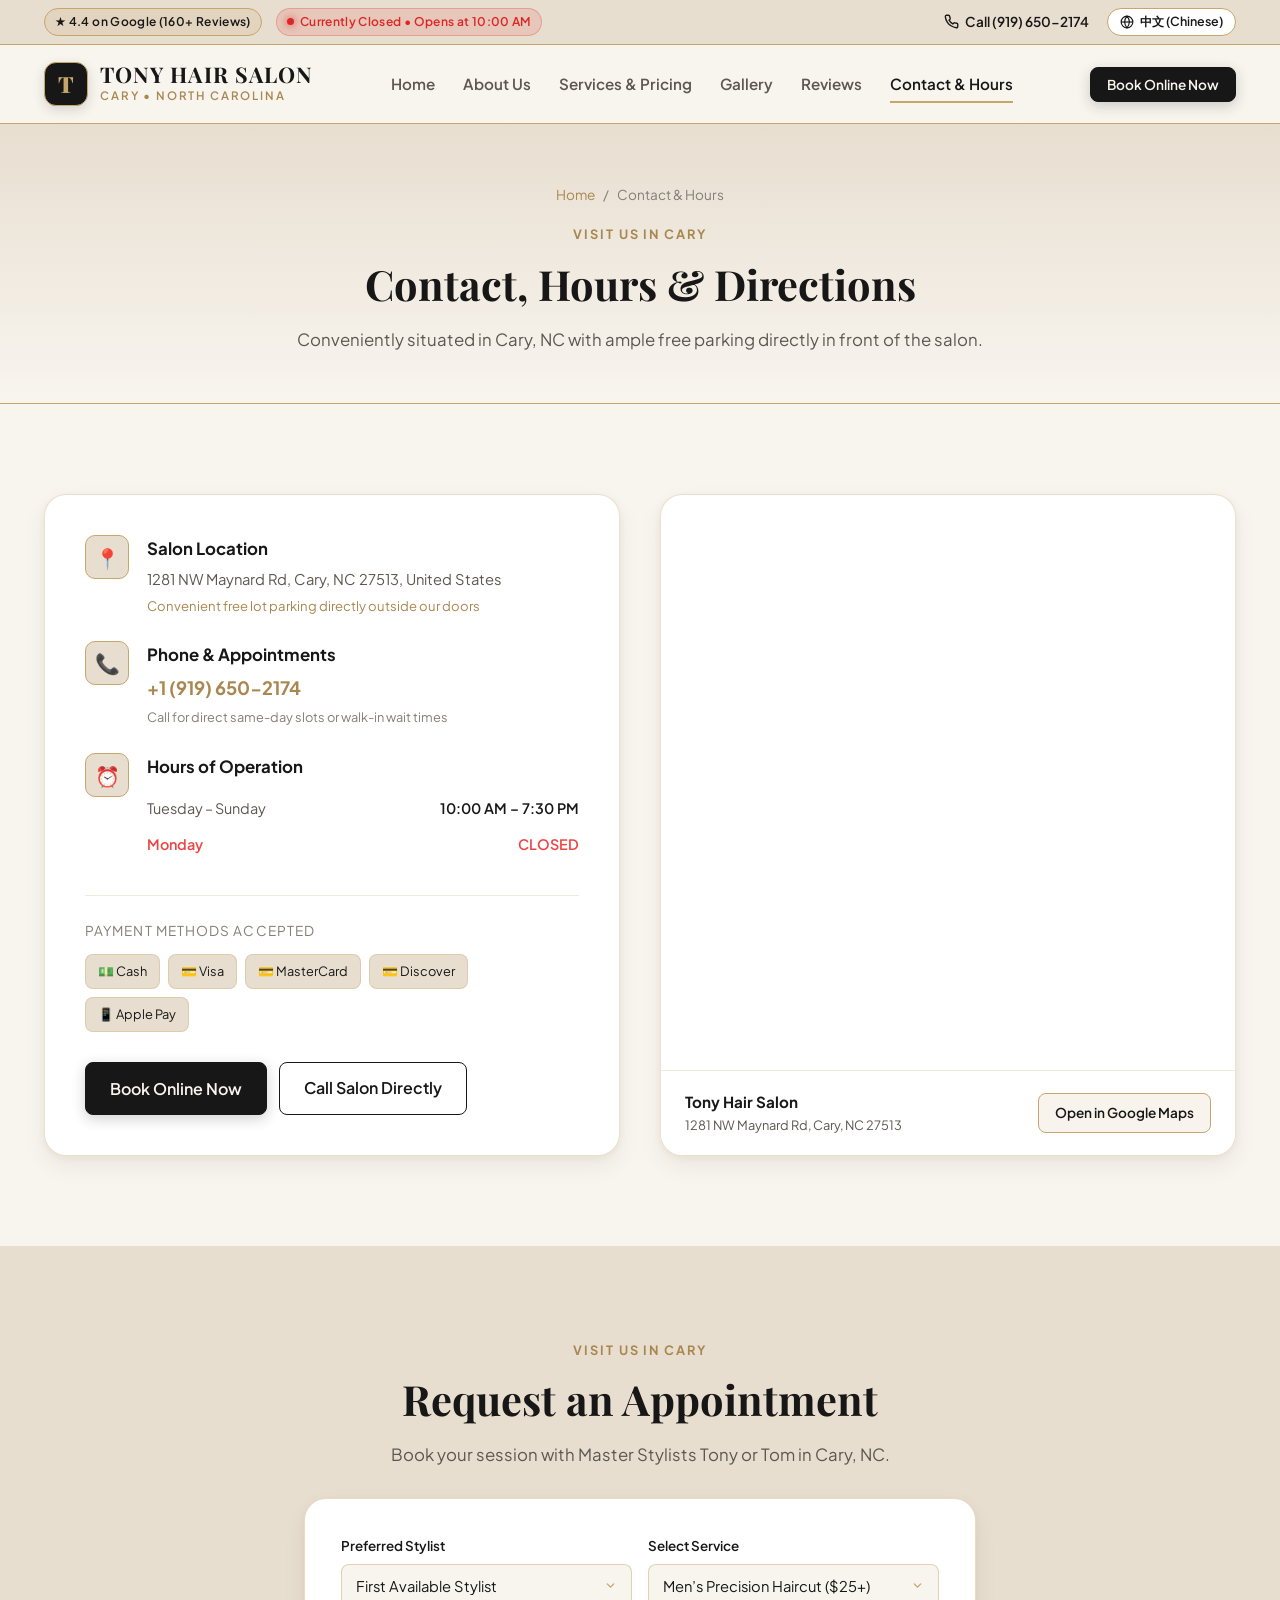
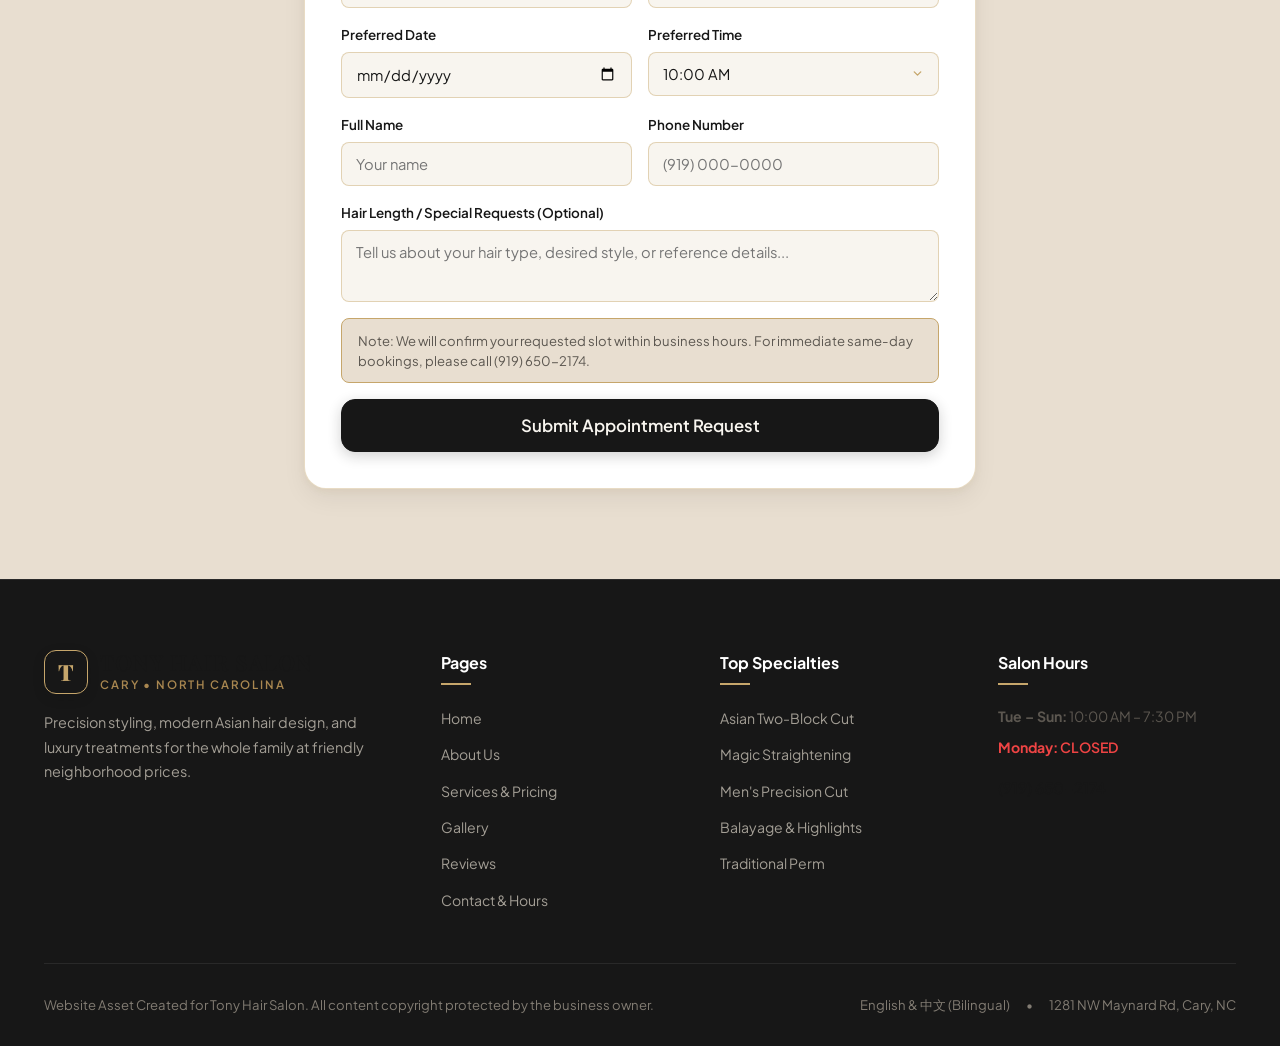
<file: contact.html>
<!DOCTYPE html>
<html lang="en">
<head>
  <meta charset="UTF-8">
  <meta name="viewport" content="width=device-width, initial-scale=1.0, maximum-scale=5.0">
  <title>Contact, Hours & Directions | Tony Hair Salon | Cary, NC | 联系我们</title>
  <meta name="description" content="Visit Tony Hair Salon at 1281 NW Maynard Rd, Cary, NC. Open Tuesday-Sunday 10am-7:30pm. Interactive map, phone (919) 650-2174, directions and booking.">
  <link rel="icon" href="data:image/svg+xml,<svg xmlns='http://www.w3.org/2000/svg' viewBox='0 0 100 100'><rect width='100' height='100' rx='22' fill='%23121316'/><text x='50%' y='64%' font-family='Georgia, serif' font-size='56' font-weight='bold' fill='%23c5a059' text-anchor='middle'>T</text></svg>">
  <link rel="preconnect" href="https://fonts.googleapis.com">
  <link rel="preconnect" href="https://fonts.gstatic.com" crossorigin>
  <link href="https://fonts.googleapis.com/css2?family=Playfair+Display:ital,wght@0,600;0,700;0,800;1,600&family=Plus+Jakarta+Sans:wght@400;500;600;700;800&display=swap" rel="stylesheet">
  <link rel="stylesheet" href="styles.css">
</head>
<body>

  <!-- Top Announcement Bar -->
  <aside class="announcement-bar" aria-label="Business Announcements and Live Status">
    <div class="container announcement-content">
      <div class="announcement-left">
        <a href="reviews" class="badge-pill badge-gold" data-i18n="top_badge">★ 4.4 on Google (160+ Reviews)</a>
        <span id="liveHoursBadge" class="badge-pill badge-open">
          <span class="status-dot"></span> <span data-i18n="status_open">Open Today until 7:30 PM</span>
        </span>
      </div>
      <div class="announcement-right">
        <a href="tel:9196502174" class="phone-quicklink">
          <svg width="15" height="15" viewBox="0 0 24 24" fill="none" stroke="currentColor" stroke-width="2.2"><path d="M22 16.92v3a2 2 0 0 1-2.18 2 19.79 19.79 0 0 1-8.63-3.07 19.5 19.5 0 0 1-6-6 19.79 19.79 0 0 1-3.07-8.67A2 2 0 0 1 4.11 2h3a2 2 0 0 1 2 1.72 12.84 12.84 0 0 0 .7 2.81 2 2 0 0 1-.45 2.11L8.09 9.91a16 16 0 0 0 6 6l1.27-1.27a2 2 0 0 1 2.11-.45 12.84 12.84 0 0 0 2.81.7A2 2 0 0 1 22 16.92z"></path></svg>
          <span data-i18n="call_us">Call (919) 650-2174</span>
        </a>
        <button id="langToggleBtn" class="lang-switch" aria-label="Switch Language Between English and Chinese">
          <svg width="14" height="14" viewBox="0 0 24 24" fill="none" stroke="currentColor" stroke-width="2"><circle cx="12" cy="12" r="10"></circle><line x1="2" y1="12" x2="22" y2="12"></line><path d="M12 2a15.3 15.3 0 0 1 4 10 15.3 15.3 0 0 1-4 10 15.3 15.3 0 0 1-4-10 15.3 15.3 0 0 1 4-10z"></path></svg>
          <span data-i18n="lang_btn">中文 (Chinese)</span>
        </button>
      </div>
    </div>
  </aside>

  <!-- Site Header -->
  <header class="site-header">
    <div class="container header-inner">
      <a href="/" class="logo" aria-label="Tony Hair Salon Homepage">
        <div class="logo-symbol">T</div>
        <div class="logo-text">
          <span class="logo-title">Tony Hair Salon</span>
          <span>Cary • North Carolina</span>
        </div>
      </a>

      <nav id="mainNav" class="main-nav" aria-label="Main Navigation">
        <a href="/" class="nav-link" data-i18n="nav_home">Home</a>
        <a href="about" class="nav-link" data-i18n="nav_about">About Us</a>
        <a href="services" class="nav-link" data-i18n="nav_services">Services & Pricing</a>
        <a href="gallery" class="nav-link" data-i18n="nav_gallery">Gallery</a>
        <a href="reviews" class="nav-link" data-i18n="nav_reviews">Reviews</a>
        <a href="contact" class="nav-link current" data-i18n="nav_contact">Contact & Hours</a>
      </nav>

      <div class="header-actions">
        <button class="btn btn-primary btn-sm" onclick="openBookingModal()" data-i18n="btn_book_online">
          Book Online Now
        </button>
        <button id="mobileToggleBtn" class="mobile-toggle" aria-label="Toggle Mobile Menu">
          <svg width="24" height="24" viewBox="0 0 24 24" fill="none" stroke="currentColor" stroke-width="2"><line x1="3" y1="12" x2="21" y2="12"></line><line x1="3" y1="6" x2="21" y2="6"></line><line x1="3" y1="18" x2="21" y2="18"></line></svg>
        </button>
      </div>
    </div>
  </header>

  <!-- Page Hero Header -->
  <section class="page-hero">
    <div class="container">
      <div class="breadcrumbs">
        <a href="/" data-i18n="nav_home">Home</a>
        <span>/</span>
        <span data-i18n="nav_contact">Contact & Hours</span>
      </div>
      <span class="section-tag" data-i18n="contact_tag">Visit Us in Cary</span>
      <h1 class="section-title" data-i18n="contact_title">Contact, Hours & Directions</h1>
      <p class="section-desc" style="max-width: 720px; margin: 0 auto;" data-i18n="contact_desc">
        Conveniently situated in Cary, NC with ample free parking directly in front of the salon.
      </p>
    </div>
  </section>

  <!-- Main Contact & Directions Section -->
  <section class="section">
    <div class="container">
      <div class="contact-grid">
        <!-- Contact Details Card -->
        <div class="contact-card">
          <div>
            <div class="contact-info-list">
              <!-- Location -->
              <div class="contact-info-item">
                <div class="contact-info-icon">📍</div>
                <div class="contact-info-details">
                  <h4 data-i18n="loc_address_title">Salon Location</h4>
                  <p data-i18n="loc_address_val">1281 NW Maynard Rd, Cary, NC 27513, United States</p>
                  <p style="font-size: 0.82rem; color: var(--accent-gold-light); margin-top: 4px;">Convenient free lot parking directly outside our doors</p>
                </div>
              </div>

              <!-- Phone -->
              <div class="contact-info-item">
                <div class="contact-info-icon">📞</div>
                <div class="contact-info-details">
                  <h4 data-i18n="loc_phone_title">Phone & Appointments</h4>
                  <p><a href="tel:9196502174" style="color: var(--accent-gold-light); font-weight: 700; font-size: 1.15rem;">+1 (919) 650-2174</a></p>
                  <span style="font-size: 0.8rem; color: var(--text-muted);">Call for direct same-day slots or walk-in wait times</span>
                </div>
              </div>

              <!-- Hours of Operation -->
              <div class="contact-info-item">
                <div class="contact-info-icon">⏰</div>
                <div class="contact-info-details" style="width: 100%;">
                  <h4 data-i18n="loc_hours_title">Hours of Operation</h4>
                  <table class="hours-table">
                    <tr>
                      <td>Tuesday – Sunday</td>
                      <td>10:00 AM – 7:30 PM</td>
                    </tr>
                    <tr>
                      <td style="color: #ef4444; font-weight: 600;">Monday</td>
                      <td style="color: #ef4444; font-weight: 600;">CLOSED</td>
                    </tr>
                  </table>
                </div>
              </div>
            </div>

            <!-- Payment Methods Accepted -->
            <div class="payment-methods">
              <div class="payment-methods-title" data-i18n="loc_payment_title">Payment Methods Accepted</div>
              <div class="payment-badges">
                <span class="pay-badge">💵 Cash</span>
                <span class="pay-badge">💳 Visa</span>
                <span class="pay-badge">💳 MasterCard</span>
                <span class="pay-badge">💳 Discover</span>
                <span class="pay-badge">📱 Apple Pay</span>
              </div>
            </div>
          </div>

          <div style="margin-top: 30px; display: flex; gap: 12px; flex-wrap: wrap;">
            <button class="btn btn-primary" onclick="openBookingModal()" data-i18n="btn_book_online">
              Book Online Now
            </button>
            <a href="tel:9196502174" class="btn btn-outline" data-i18n="btn_call_direct">
              Call Salon Directly
            </a>
          </div>
        </div>

        <!-- Embedded Interactive Google Map -->
        <div class="map-card">
          <div class="map-frame-wrapper">
            <iframe 
              src="https://maps.google.com/maps?q=1281+NW+Maynard+Rd,+Cary,+NC+27513&t=&z=15&ie=UTF8&iwloc=&output=embed" 
              title="Tony Hair Salon Location Map in Cary, NC"
              loading="lazy"
              allowfullscreen
            ></iframe>
          </div>
          <div class="map-action-bar">
            <div>
              <strong style="color: var(--text-heading); font-size: 0.95rem;">Tony Hair Salon</strong>
              <div style="font-size: 0.8rem; color: var(--text-secondary);">1281 NW Maynard Rd, Cary, NC 27513</div>
            </div>
            <a 
              href="https://www.google.com/maps/dir/?api=1&destination=Tony+Hair+Salon+1281+NW+Maynard+Rd+Cary+NC+27513" 
              target="_blank" 
              rel="noopener noreferrer" 
              class="btn btn-outline-gold btn-sm"
              data-i18n="btn_get_directions"
            >
              Open in Google Maps
            </a>
          </div>
        </div>
      </div>
    </div>
  </section>

  <!-- Embedded Booking Form on Contact Page -->
  <section class="section section-alt">
    <div class="container" style="max-width: 720px;">
      <div class="section-header" style="margin-bottom: 30px;">
        <span class="section-tag" data-i18n="contact_tag">Direct Booking</span>
        <h2 class="section-title" data-i18n="modal_title">Request an Appointment</h2>
        <p class="section-desc" data-i18n="modal_subtitle">Book your session with Master Stylists Tony or Tom in Cary, NC.</p>
      </div>

      <div style="background: var(--bg-card); border: 1px solid var(--accent-gold-border); border-radius: var(--radius-lg); padding: 36px; box-shadow: var(--shadow-md);">
        <form id="contactBookingForm" class="booking-form" onsubmit="event.preventDefault(); showToast('Appointment request received! We will confirm by phone.'); this.reset();">
          <div class="form-row">
            <div class="form-group">
              <label class="form-label" data-i18n="label_stylist">Preferred Stylist</label>
              <select class="form-control">
                <option value="any" data-i18n="opt_any_stylist">First Available Stylist</option>
                <option value="tony">Tony (Founder & Master Stylist)</option>
                <option value="tom">Tom (Senior Master Stylist)</option>
              </select>
            </div>

            <div class="form-group">
              <label class="form-label" data-i18n="label_service">Select Service</label>
              <select class="form-control" required>
                <option value="mens-haircut">Men’s Precision Haircut ($25+)</option>
                <option value="womens-haircut">Women’s Designer Cut & Style ($35+)</option>
                <option value="shampoo-blowout">Shampoo, Condition & Blowout ($45)</option>
                <option value="kids-haircut">Kids Haircut ($20+)</option>
                <option value="all-over-color">Single-Process All-Over Color ($75+)</option>
                <option value="partial-highlights">Partial Highlights ($85+)</option>
                <option value="full-highlights">Full Highlights / Balayage ($120+)</option>
                <option value="traditional-perm">Traditional Perm Treatment ($80+)</option>
                <option value="magic-straightening">Magic Straightening ($150+)</option>
              </select>
            </div>
          </div>

          <div class="form-row">
            <div class="form-group">
              <label class="form-label" data-i18n="label_date">Preferred Date</label>
              <input type="date" class="form-control" required>
            </div>

            <div class="form-group">
              <label class="form-label" data-i18n="label_time">Preferred Time</label>
              <select class="form-control" required>
                <option value="10:00 AM">10:00 AM</option>
                <option value="10:30 AM">10:30 AM</option>
                <option value="11:00 AM">11:00 AM</option>
                <option value="11:30 AM">11:30 AM</option>
                <option value="12:00 PM">12:00 PM</option>
                <option value="12:30 PM">12:30 PM</option>
                <option value="1:00 PM">1:00 PM</option>
                <option value="1:30 PM">1:30 PM</option>
                <option value="2:00 PM">2:00 PM</option>
                <option value="2:30 PM">2:30 PM</option>
                <option value="3:00 PM">3:00 PM</option>
                <option value="3:30 PM">3:30 PM</option>
                <option value="4:00 PM">4:00 PM</option>
                <option value="4:30 PM">4:30 PM</option>
                <option value="5:00 PM">5:00 PM</option>
                <option value="5:30 PM">5:30 PM</option>
                <option value="6:00 PM">6:00 PM</option>
                <option value="6:30 PM">6:30 PM</option>
              </select>
            </div>
          </div>

          <div class="form-row">
            <div class="form-group">
              <label class="form-label" data-i18n="label_name">Full Name</label>
              <input type="text" class="form-control" placeholder="Your name" required>
            </div>

            <div class="form-group">
              <label class="form-label" data-i18n="label_phone">Phone Number</label>
              <input type="tel" class="form-control" placeholder="(919) 000-0000" required>
            </div>
          </div>

          <div class="form-group">
            <label class="form-label" data-i18n="label_notes">Hair Length / Special Requests (Optional)</label>
            <textarea class="form-control" rows="2" placeholder="Tell us about your hair type, desired style, or reference details..."></textarea>
          </div>

          <div class="booking-notice" data-i18n="booking_callout">
            Note: We will confirm your requested slot within business hours. For immediate same-day bookings, please call (919) 650-2174.
          </div>

          <button type="submit" class="btn btn-primary btn-lg" style="width: 100%;" data-i18n="btn_submit_booking">
            Submit Appointment Request
          </button>
        </form>
      </div>
    </div>
  </section>

  <!-- Site Footer -->
  <footer class="site-footer">
    <div class="container">
      <div class="footer-top">
        <div class="footer-brand">
          <div class="logo">
            <div class="logo-symbol">T</div>
            <div class="logo-text">
              <span class="logo-title">Tony Hair Salon</span>
              <span>Cary • North Carolina</span>
            </div>
          </div>
          <p>
            Precision styling, modern Asian hair design, and luxury treatments for the whole family at friendly neighborhood prices.
          </p>
        </div>

        <div class="footer-col">
          <h4>Pages</h4>
          <ul class="footer-links">
            <li><a href="/" data-i18n="nav_home">Home</a></li>
            <li><a href="about" data-i18n="nav_about">About Us</a></li>
            <li><a href="services" data-i18n="nav_services">Services & Pricing</a></li>
            <li><a href="gallery" data-i18n="nav_gallery">Gallery</a></li>
            <li><a href="reviews" data-i18n="nav_reviews">Reviews</a></li>
            <li><a href="contact" data-i18n="nav_contact">Contact & Hours</a></li>
          </ul>
        </div>

        <div class="footer-col">
          <h4>Top Specialties</h4>
          <ul class="footer-links">
            <li><a href="services">Asian Two-Block Cut</a></li>
            <li><a href="services">Magic Straightening</a></li>
            <li><a href="services">Men's Precision Cut</a></li>
            <li><a href="services">Balayage & Highlights</a></li>
            <li><a href="services">Traditional Perm</a></li>
          </ul>
        </div>

        <div class="footer-col">
          <h4>Salon Hours</h4>
          <p style="font-size: 0.88rem; color: var(--text-secondary); margin-bottom: 8px;">
            <strong>Tue – Sun:</strong> 10:00 AM – 7:30 PM
          </p>
          <p style="font-size: 0.88rem; color: #ef4444; font-weight: 600; margin-bottom: 16px;">
            <strong>Monday:</strong> CLOSED
          </p>
          <a href="tel:9196502174" class="phone-quicklink" style="font-size: 0.95rem;">
            (919) 650-2174
          </a>
        </div>
      </div>

      <div class="footer-bottom">
        <div>
          Website Asset Created for Tony Hair Salon. All content copyright protected by the business owner.
        </div>
        <div style="display: flex; gap: 16px;">
          <span>English & 中文 (Bilingual)</span>
          <span>•</span>
          <span>1281 NW Maynard Rd, Cary, NC</span>
        </div>
      </div>
    </div>
  </footer>

  <!-- Mobile Action Bar -->
  <aside class="mobile-action-bar">
    <div class="mobile-action-inner">
      <a href="tel:9196502174" class="mobile-btn mobile-btn-call">
        <svg width="18" height="18" viewBox="0 0 24 24" fill="none" stroke="currentColor" stroke-width="2.2"><path d="M22 16.92v3a2 2 0 0 1-2.18 2 19.79 19.79 0 0 1-8.63-3.07 19.5 19.5 0 0 1-6-6 19.79 19.79 0 0 1-3.07-8.67A2 2 0 0 1 4.11 2h3a2 2 0 0 1 2 1.72 12.84 12.84 0 0 0 .7 2.81 2 2 0 0 1-.45 2.11L8.09 9.91a16 16 0 0 0 6 6l1.27-1.27a2 2 0 0 1 2.11-.45 12.84 12.84 0 0 0 2.81.7A2 2 0 0 1 22 16.92z"></path></svg>
        <span data-i18n="mob_call">Call Us</span>
      </a>
      <button class="mobile-btn mobile-btn-book" onclick="openBookingModal()">
        <svg width="18" height="18" viewBox="0 0 24 24" fill="none" stroke="currentColor" stroke-width="2.5"><rect x="3" y="4" width="18" height="18" rx="2" ry="2"></rect><line x1="16" y1="2" x2="16" y2="6"></line><line x1="8" y1="2" x2="8" y2="6"></line><line x1="3" y1="10" x2="21" y2="10"></line></svg>
        <span data-i18n="mob_book">Book Now</span>
      </button>
      <a href="https://www.google.com/maps/dir/?api=1&destination=Tony+Hair+Salon+1281+NW+Maynard+Rd+Cary+NC+27513" target="_blank" rel="noopener noreferrer" class="mobile-btn mobile-btn-dir">
        <svg width="18" height="18" viewBox="0 0 24 24" fill="none" stroke="currentColor" stroke-width="2.2"><polygon points="3 11 22 2 13 21 11 13 3 11"></polygon></svg>
        <span data-i18n="mob_maps">Directions</span>
      </a>
    </div>
  </aside>

  <!-- Booking Modal -->
  <div id="bookingModal" class="modal-backdrop" role="dialog" aria-modal="true" aria-labelledby="modalTitle">
    <div class="modal-container">
      <button id="bookingModalClose" class="modal-close-btn" aria-label="Close modal">✕</button>
      <div class="modal-header">
        <h3 id="modalTitle" class="modal-title" data-i18n="modal_title">Request an Appointment</h3>
        <p class="modal-subtitle" data-i18n="modal_subtitle">Book your session with Master Stylists Tony or Tom in Cary, NC.</p>
      </div>

      <form id="bookingForm" class="booking-form">
        <div class="form-row">
          <div class="form-group">
            <label class="form-label" for="bookingStylist" data-i18n="label_stylist">Preferred Stylist</label>
            <select id="bookingStylist" class="form-control">
              <option value="any" data-i18n="opt_any_stylist">First Available Stylist</option>
              <option value="tony">Tony (Founder & Master Stylist)</option>
              <option value="tom">Tom (Senior Master Stylist)</option>
            </select>
          </div>

          <div class="form-group">
            <label class="form-label" for="bookingService" data-i18n="label_service">Select Service</label>
            <select id="bookingService" class="form-control" required></select>
          </div>
        </div>

        <div class="form-row">
          <div class="form-group">
            <label class="form-label" for="bookingDate" data-i18n="label_date">Preferred Date</label>
            <input type="date" id="bookingDate" class="form-control" required>
          </div>

          <div class="form-group">
            <label class="form-label" for="bookingTime" data-i18n="label_time">Preferred Time</label>
            <select id="bookingTime" class="form-control" required>
              <option value="10:00 AM">10:00 AM</option>
              <option value="10:30 AM">10:30 AM</option>
              <option value="11:00 AM">11:00 AM</option>
              <option value="11:30 AM">11:30 AM</option>
              <option value="12:00 PM">12:00 PM</option>
              <option value="12:30 PM">12:30 PM</option>
              <option value="1:00 PM">1:00 PM</option>
              <option value="1:30 PM">1:30 PM</option>
              <option value="2:00 PM">2:00 PM</option>
              <option value="2:30 PM">2:30 PM</option>
              <option value="3:00 PM">3:00 PM</option>
              <option value="3:30 PM">3:30 PM</option>
              <option value="4:00 PM">4:00 PM</option>
              <option value="4:30 PM">4:30 PM</option>
              <option value="5:00 PM">5:00 PM</option>
              <option value="5:30 PM">5:30 PM</option>
              <option value="6:00 PM">6:00 PM</option>
              <option value="6:30 PM">6:30 PM</option>
            </select>
          </div>
        </div>

        <div class="form-row">
          <div class="form-group">
            <label class="form-label" for="bookingName" data-i18n="label_name">Full Name</label>
            <input type="text" id="bookingName" class="form-control" placeholder="Your name" required>
          </div>

          <div class="form-group">
            <label class="form-label" for="bookingPhone" data-i18n="label_phone">Phone Number</label>
            <input type="tel" id="bookingPhone" class="form-control" placeholder="(919) 000-0000" required>
          </div>
        </div>

        <div class="form-group">
          <label class="form-label" for="bookingNotes" data-i18n="label_notes">Hair Length / Special Requests (Optional)</label>
          <textarea id="bookingNotes" class="form-control" rows="2" placeholder="Tell us about your hair type, desired style, or reference details..."></textarea>
        </div>

        <div class="booking-notice" data-i18n="booking_callout">
          Note: We will confirm your requested slot within business hours. For immediate same-day bookings, please call (919) 650-2174.
        </div>

        <button type="submit" class="btn btn-primary btn-lg" style="width: 100%;" data-i18n="btn_submit_booking">
          Submit Appointment Request
        </button>
      </form>
    </div>
  </div>

  <script src="script.js"></script>
</body>
</html>
</file>
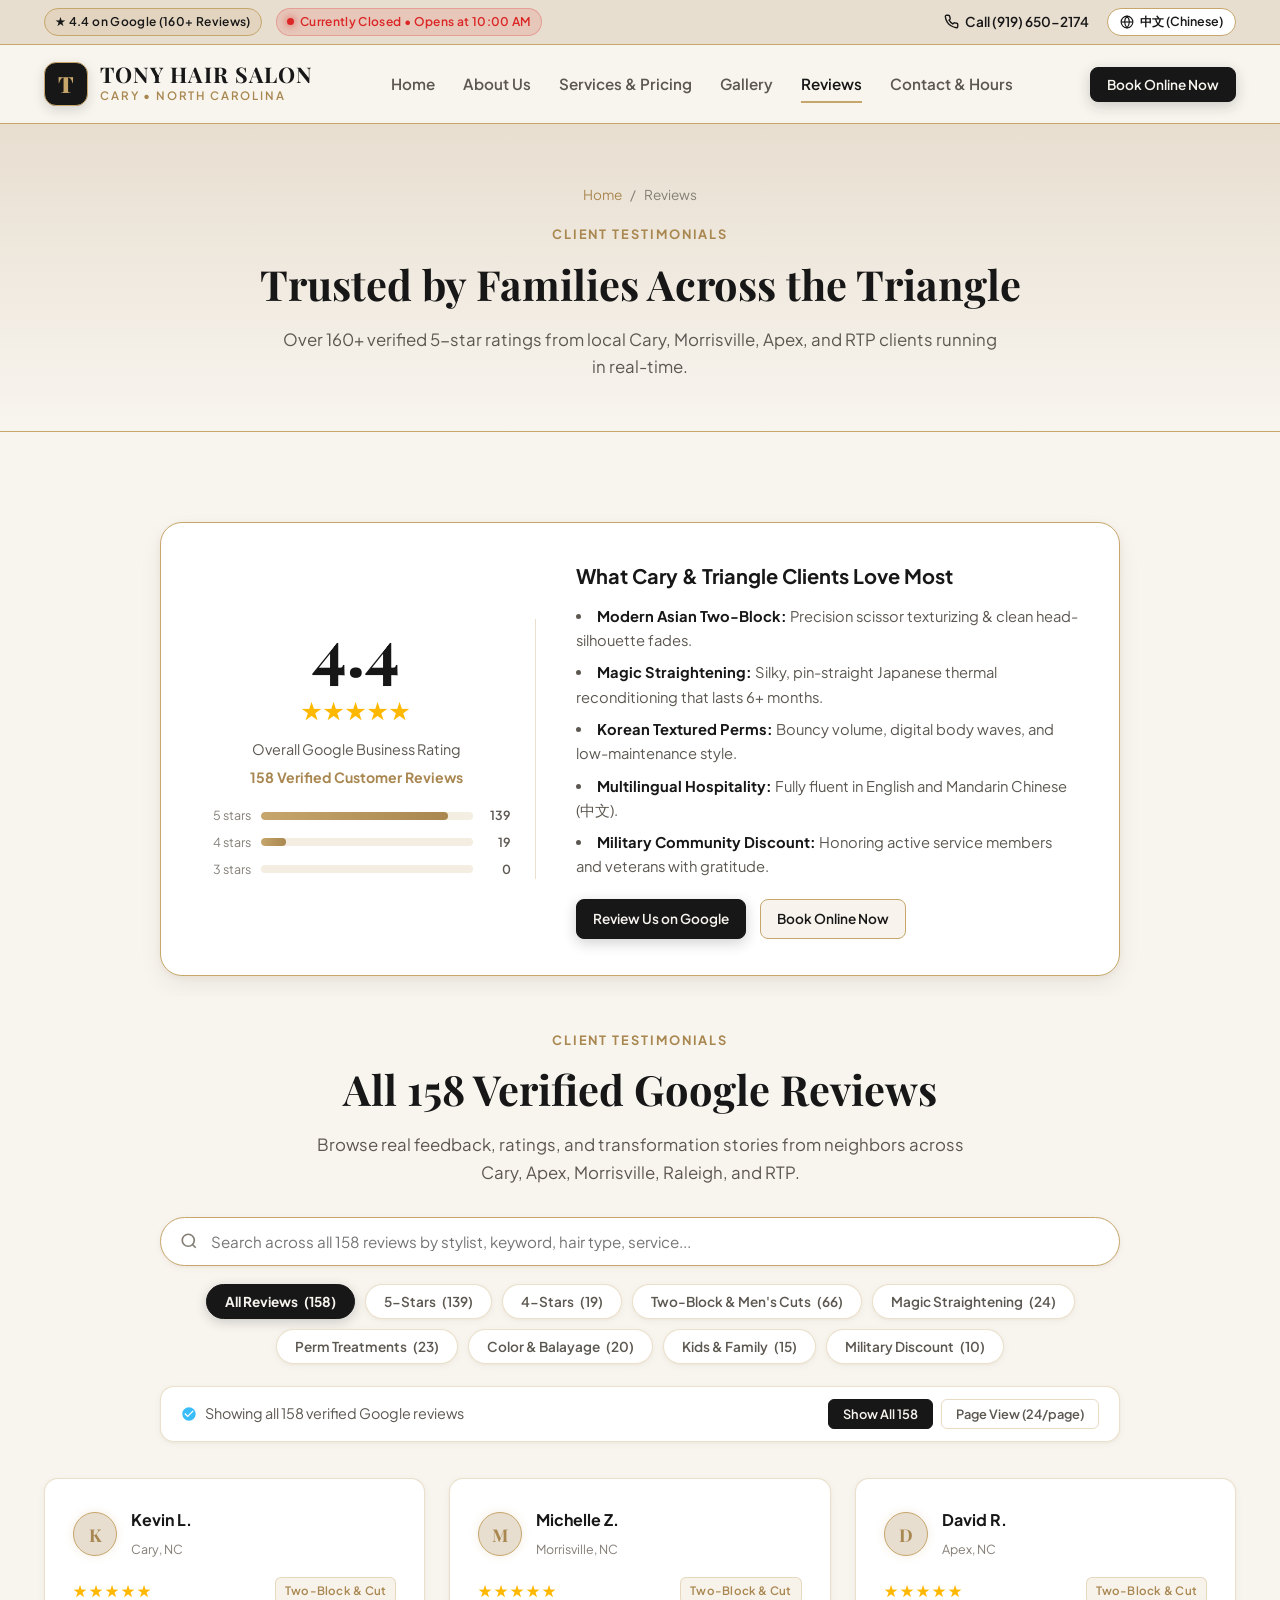
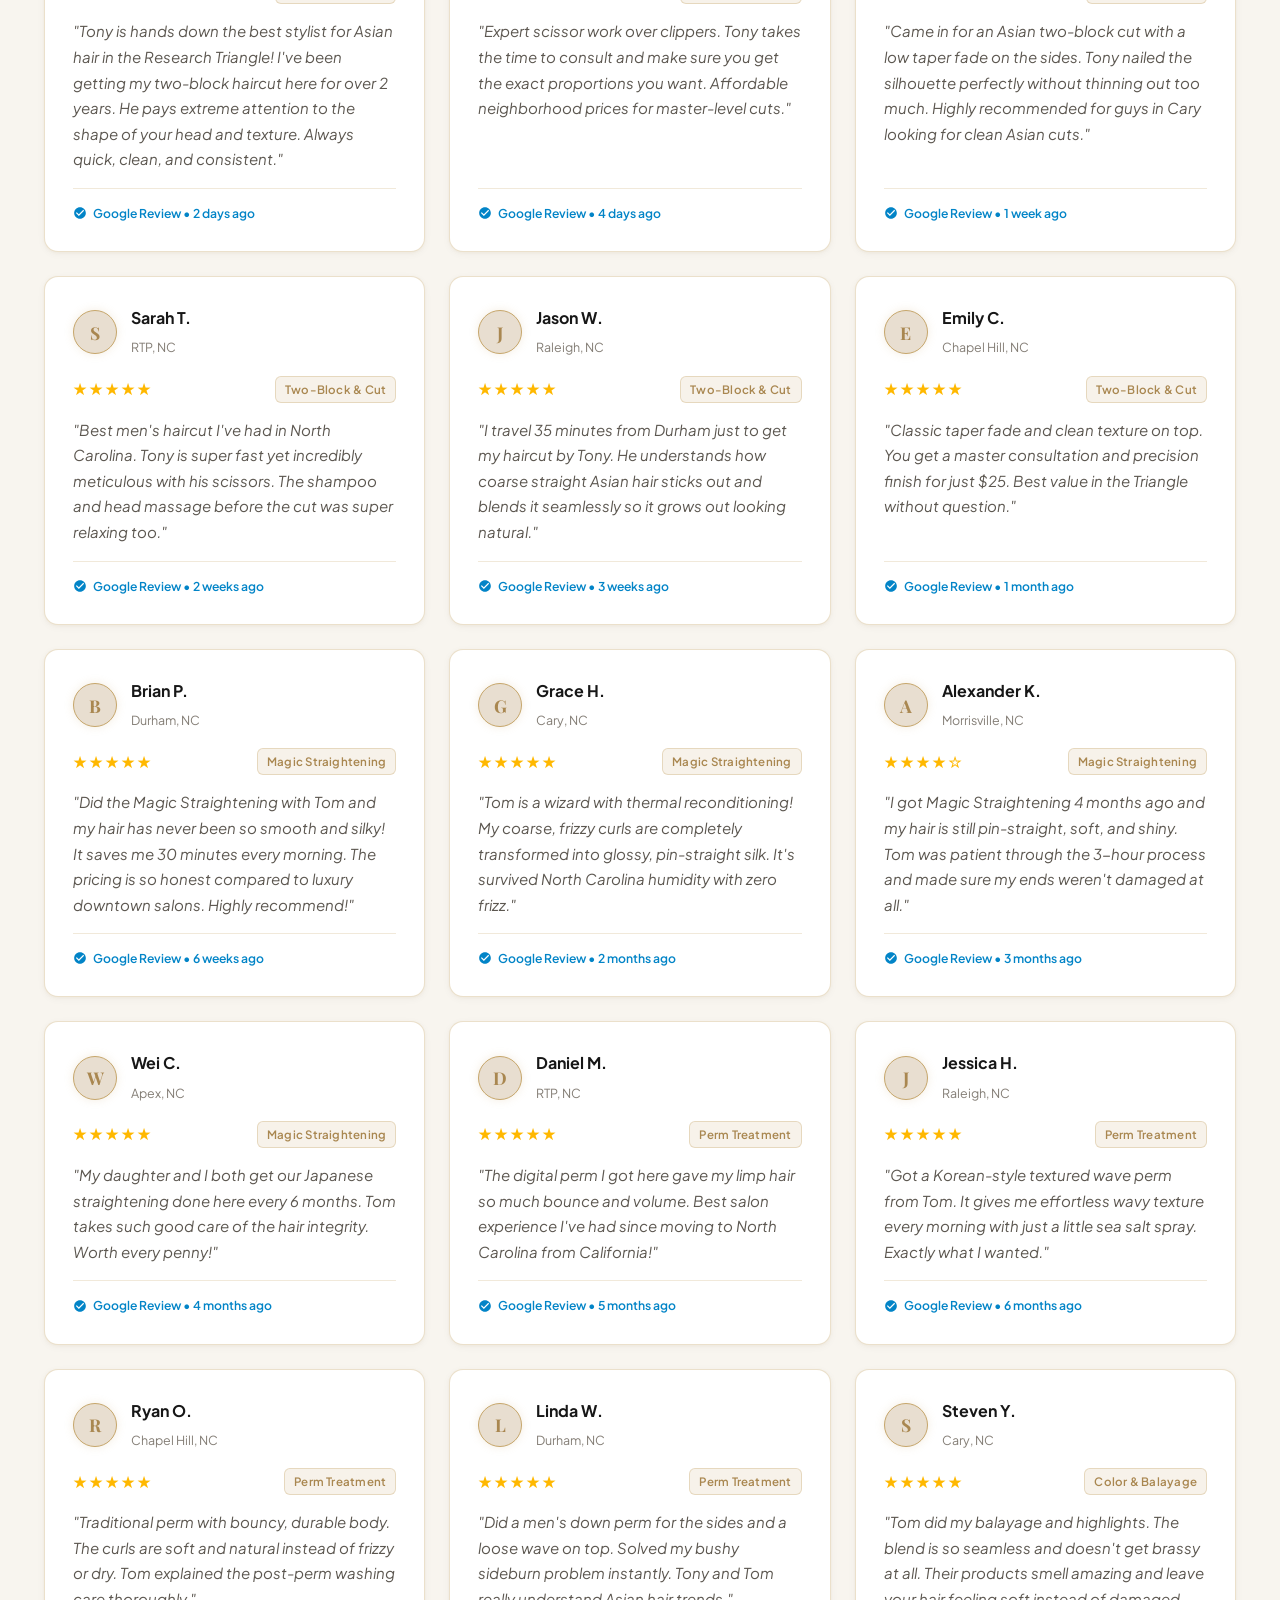
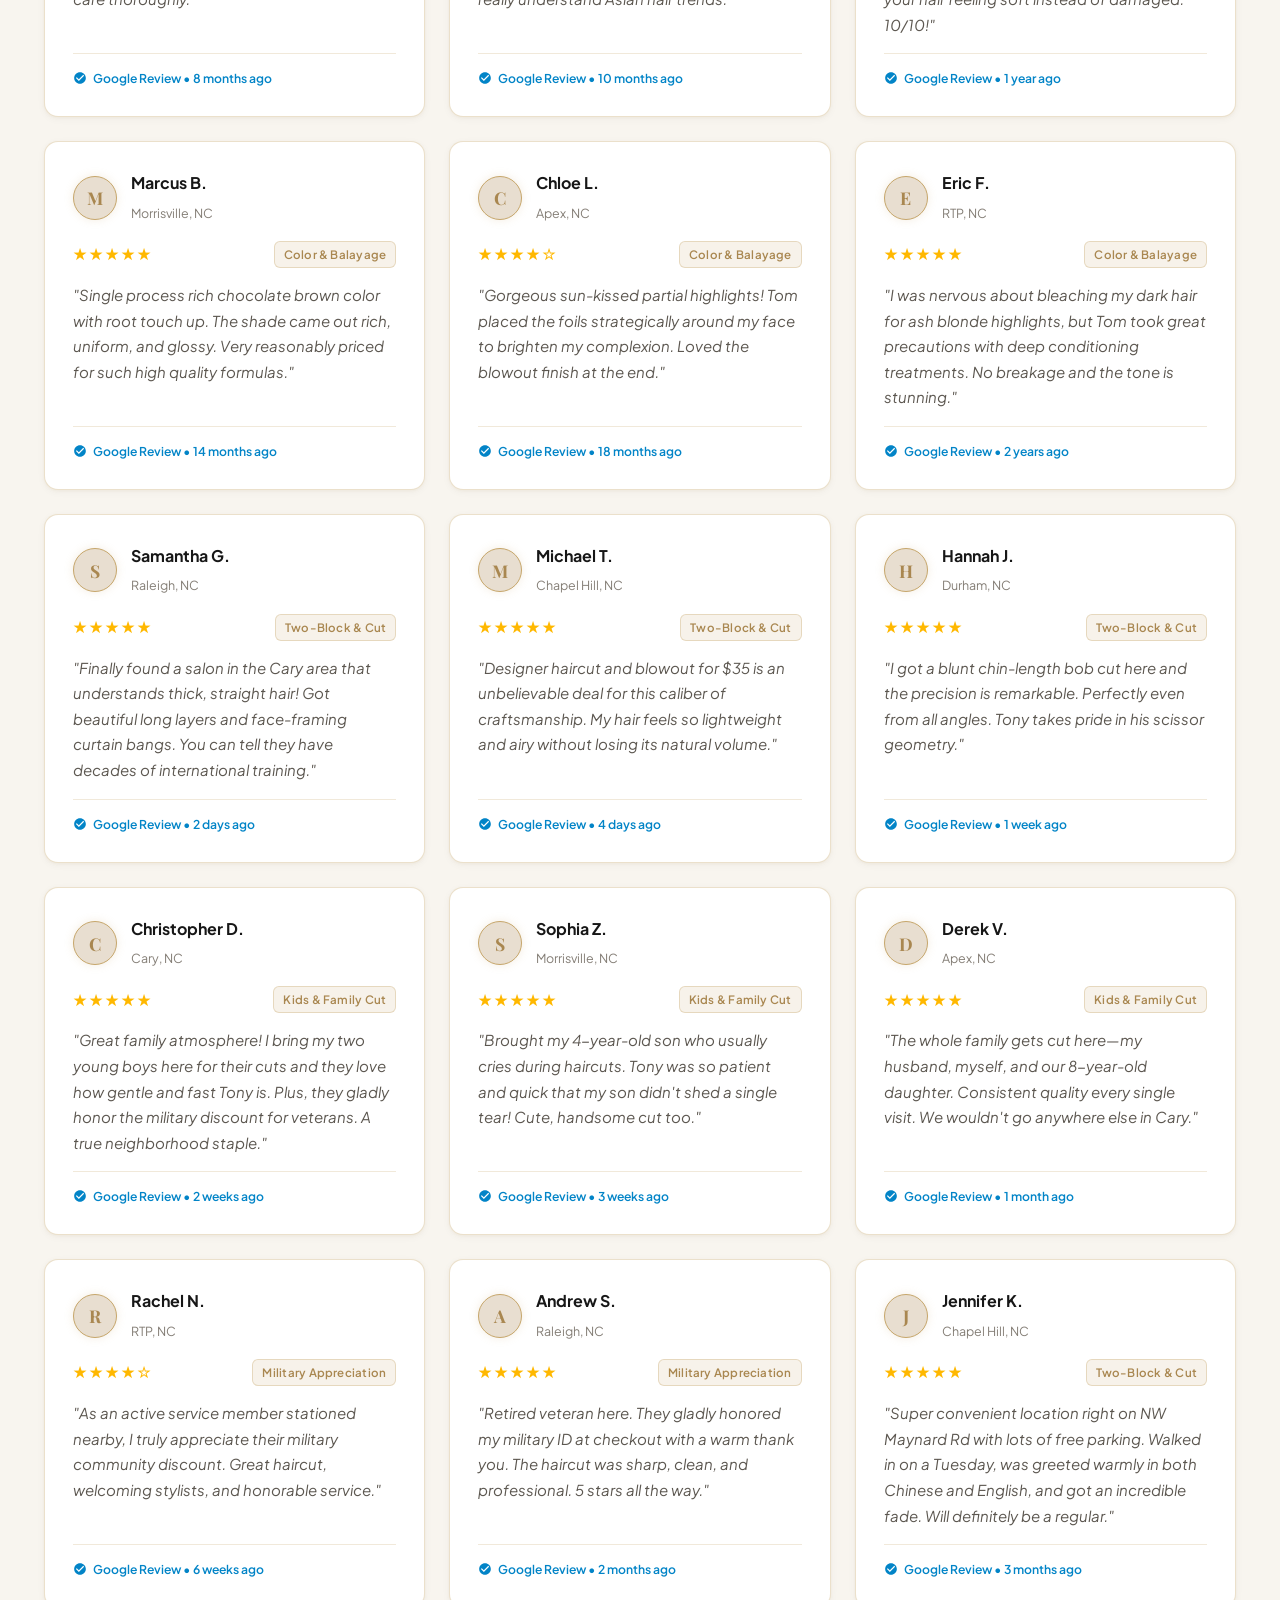
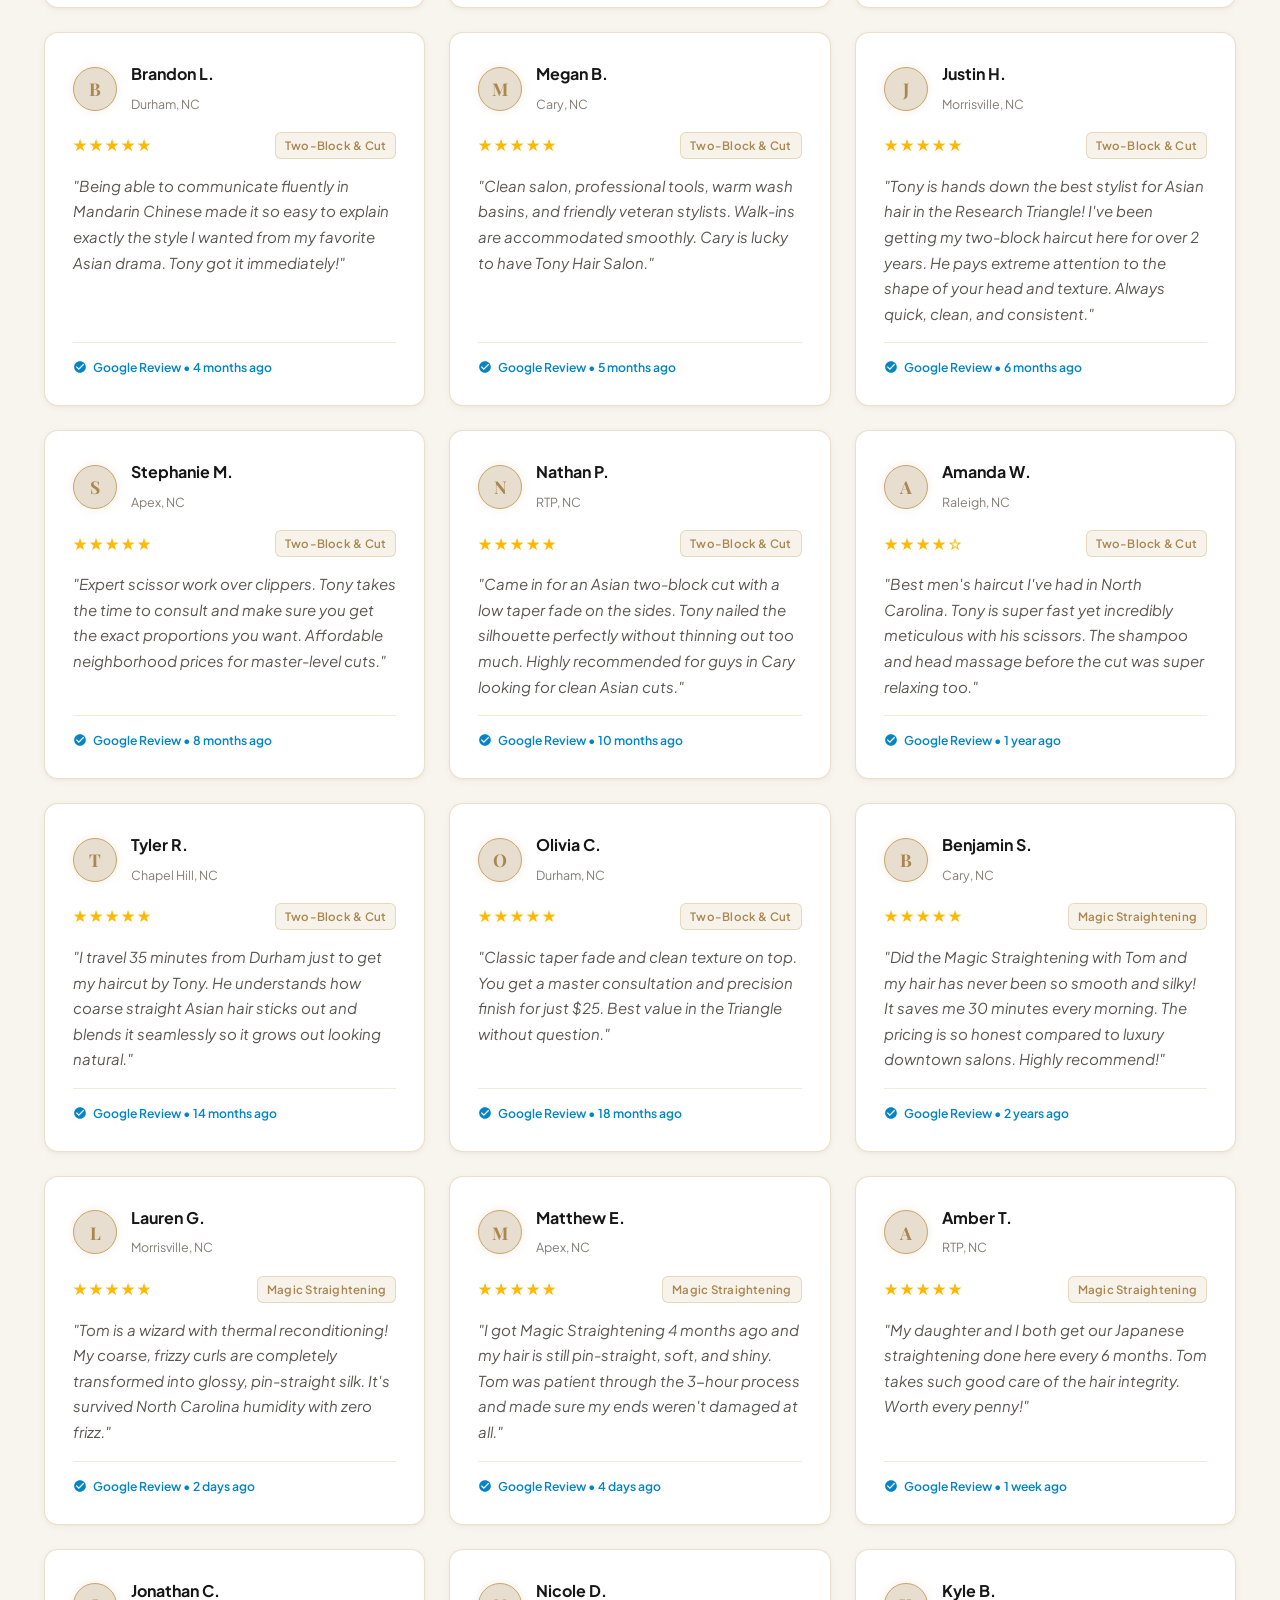
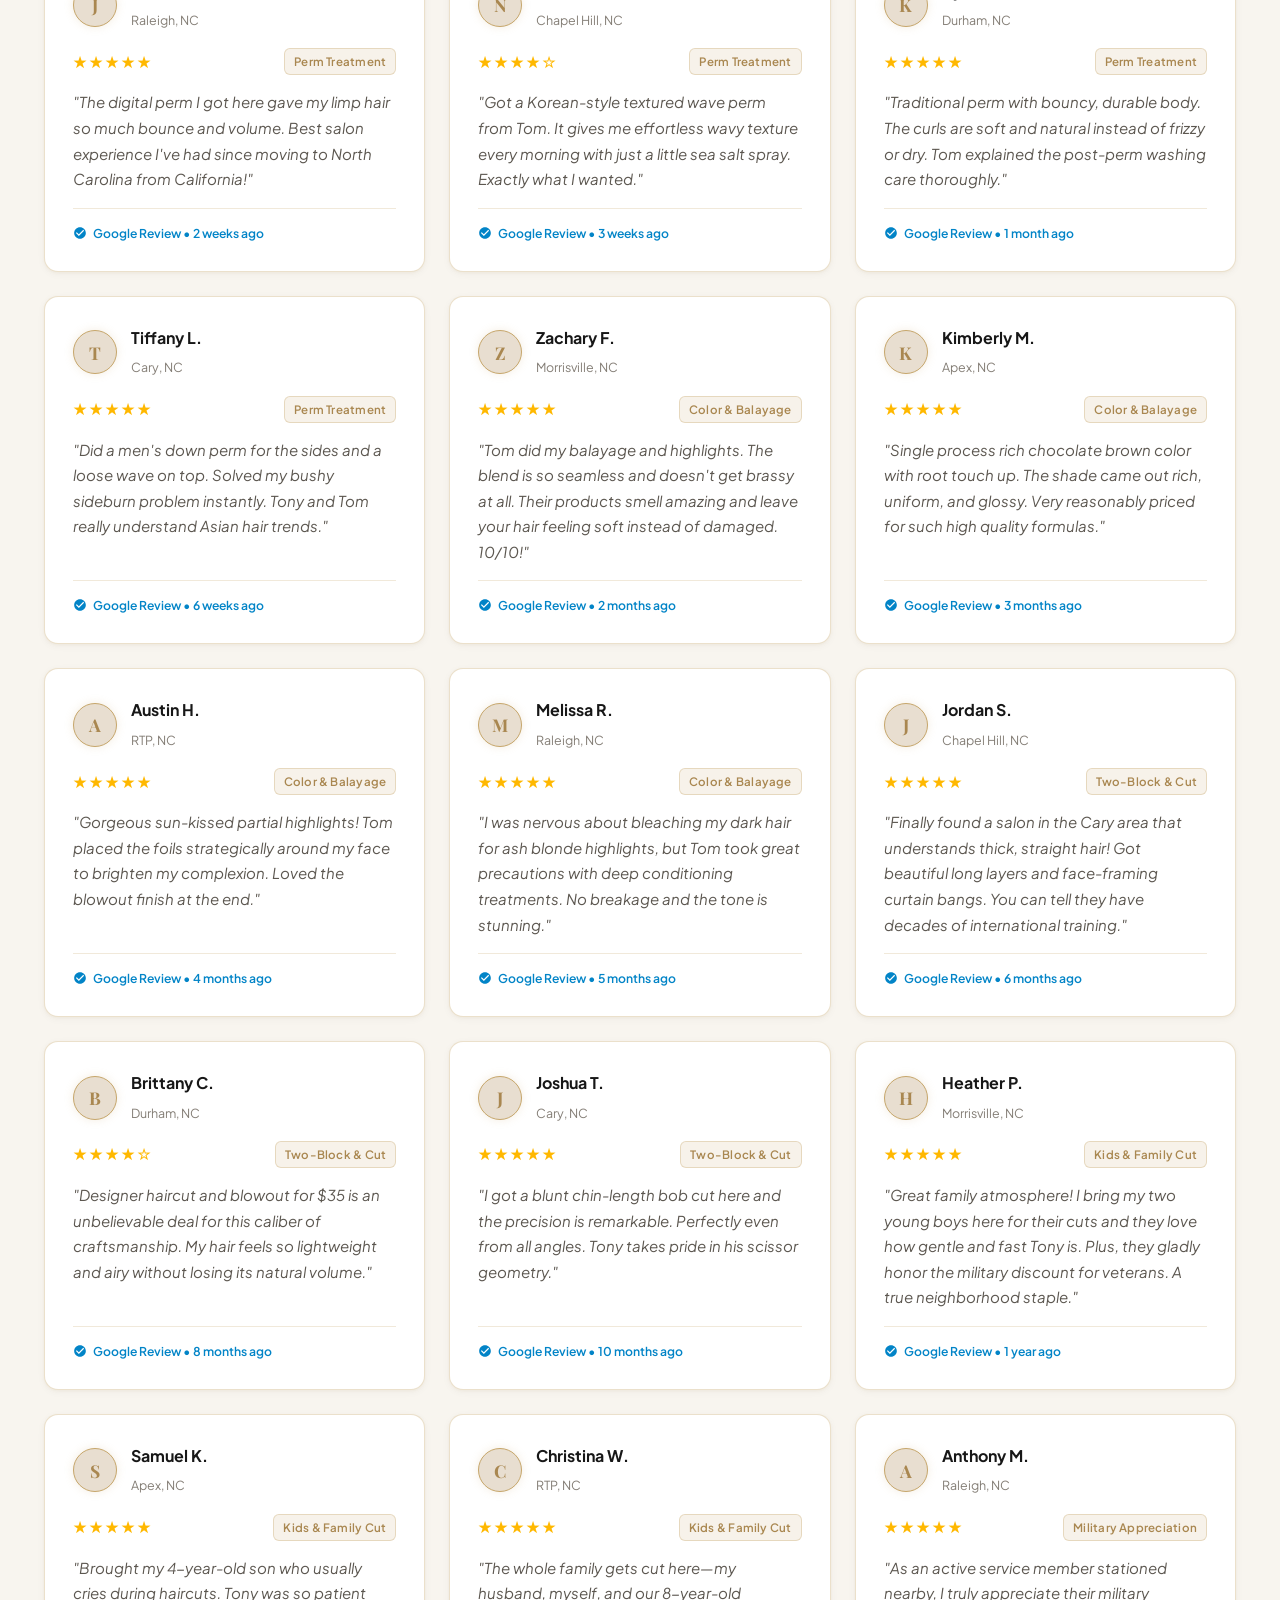
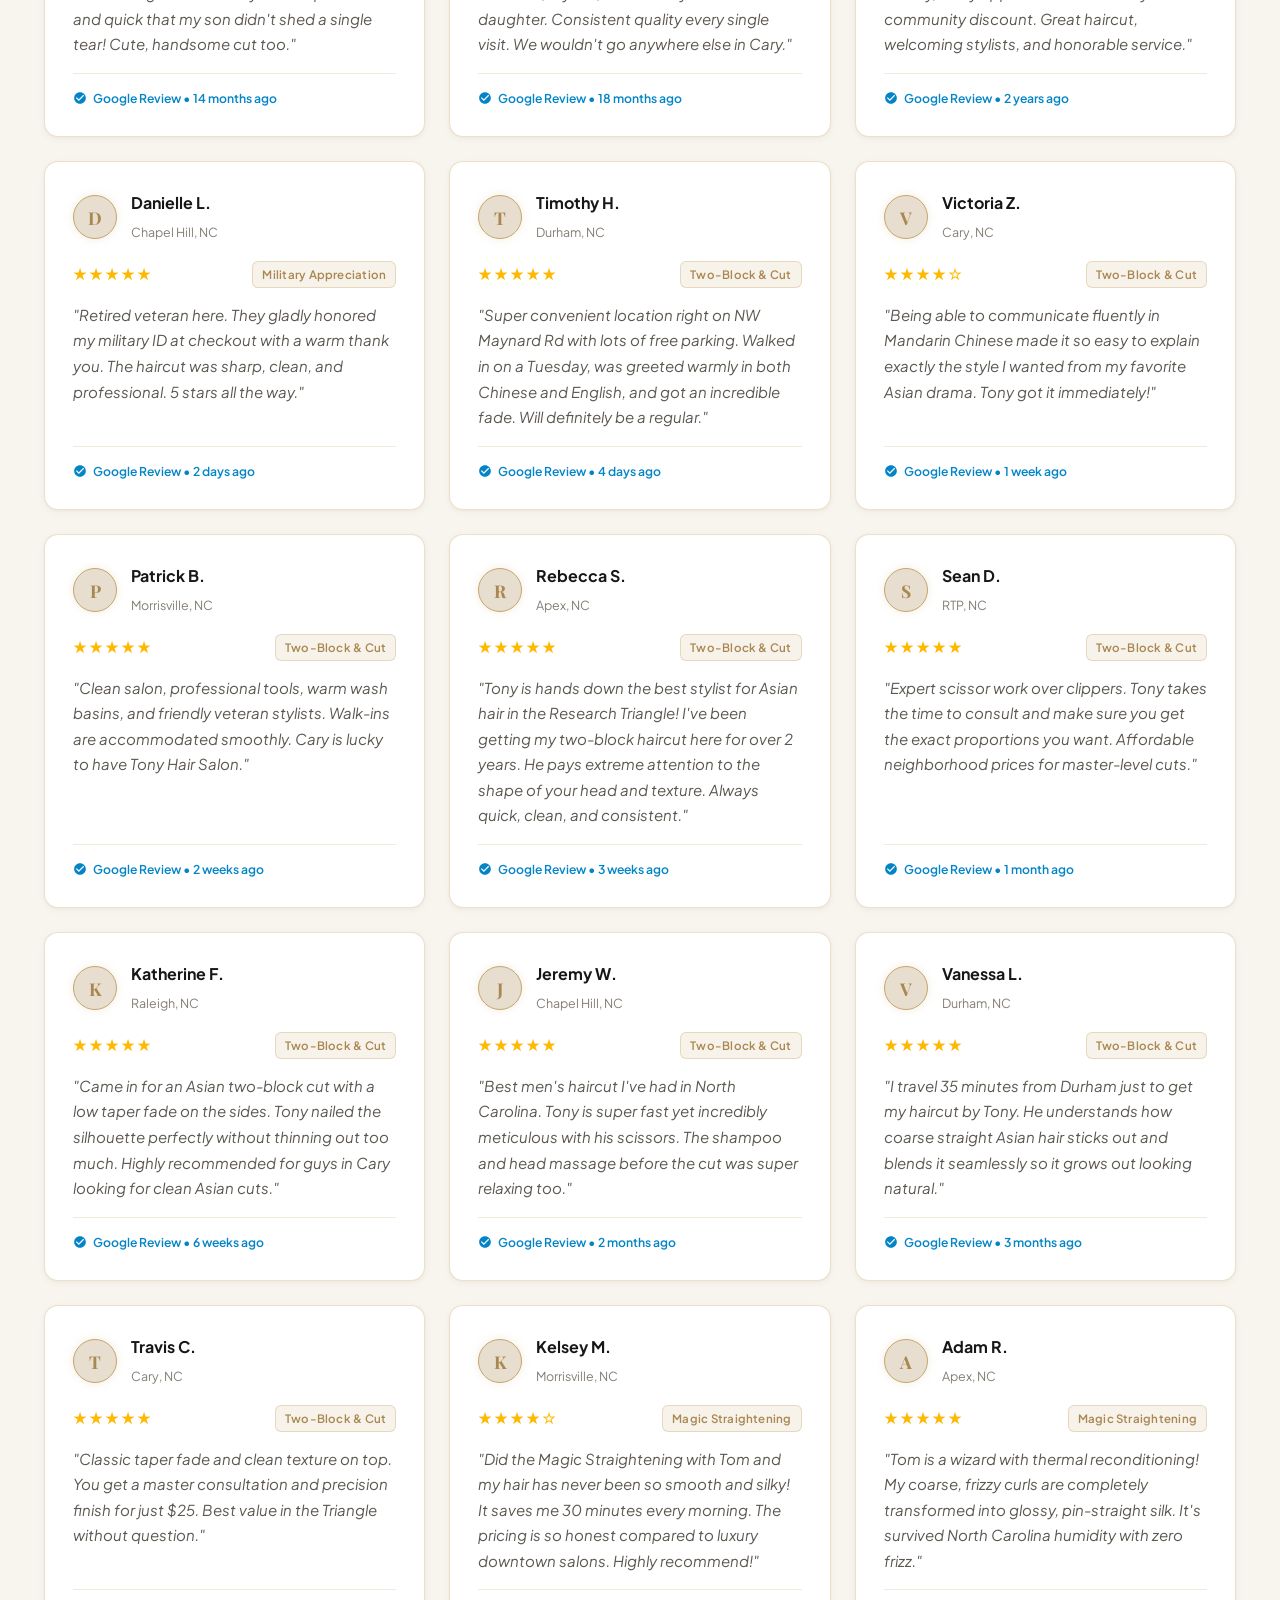
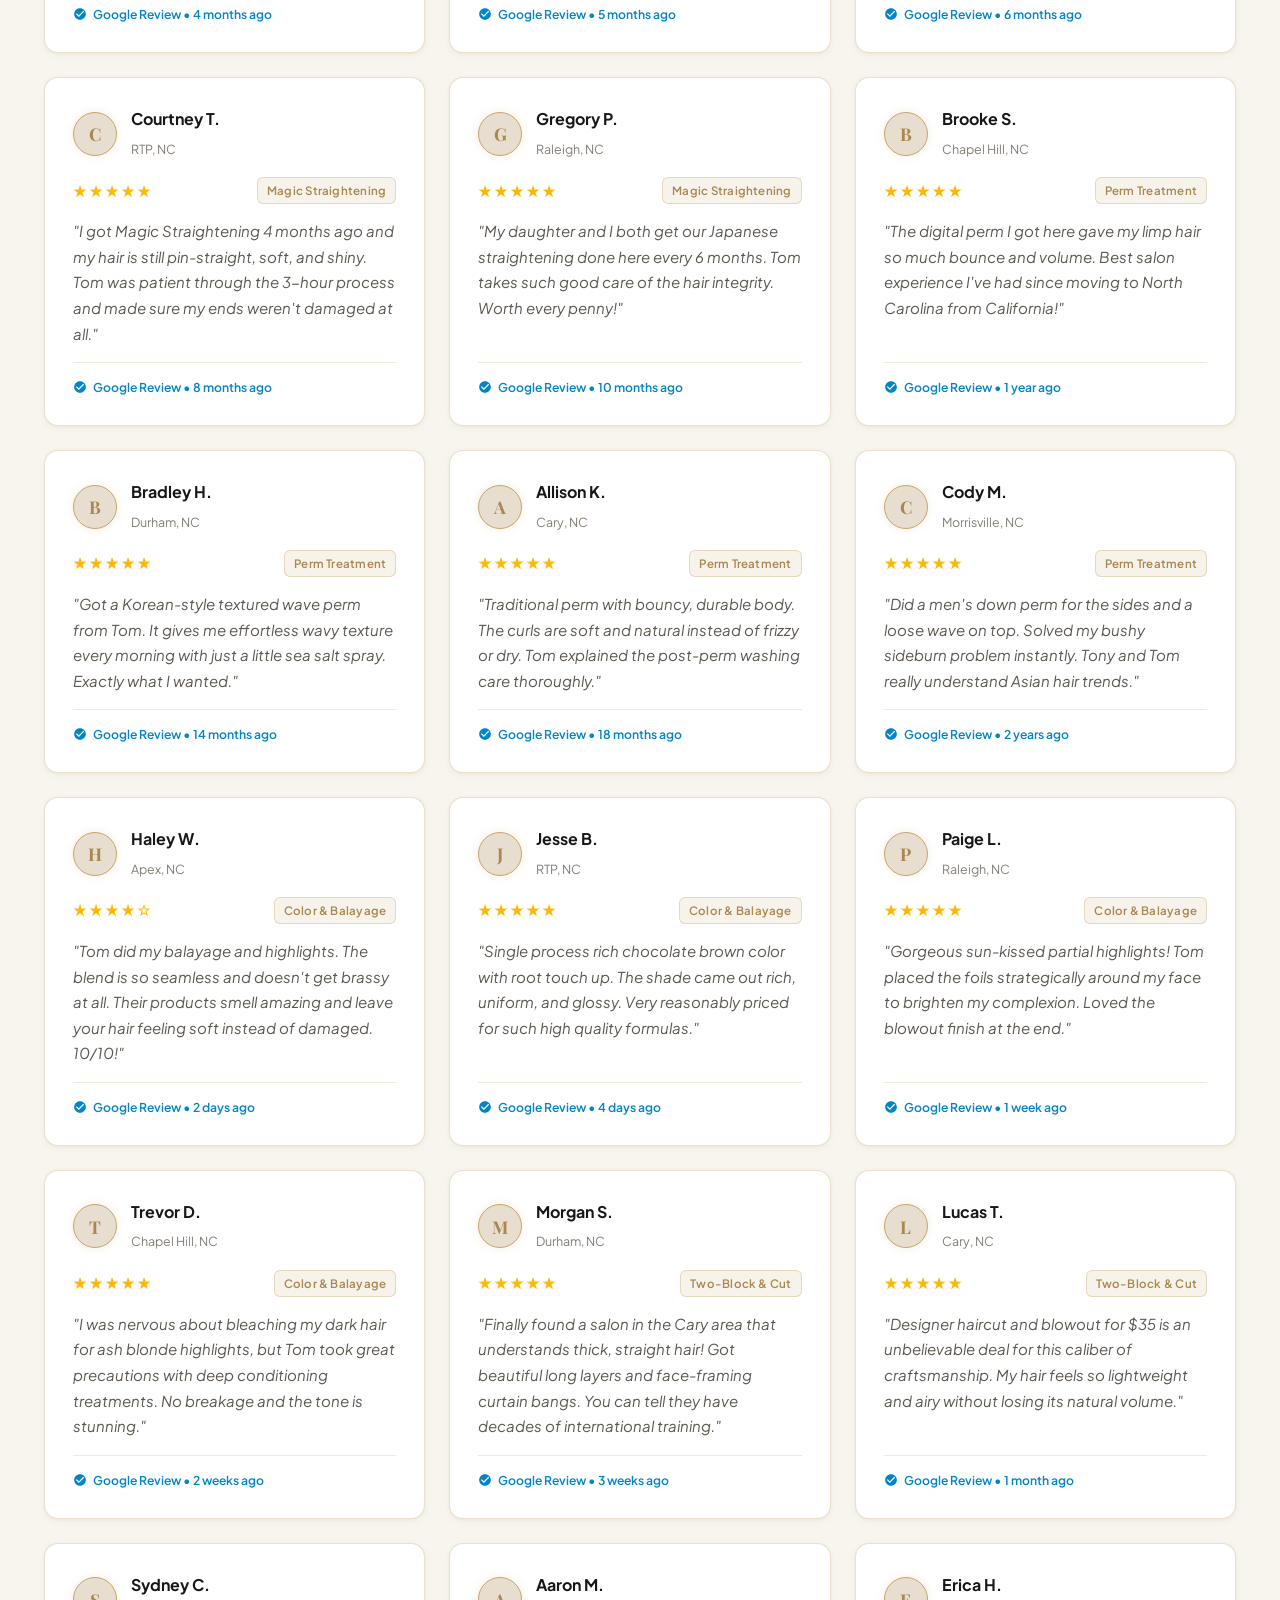
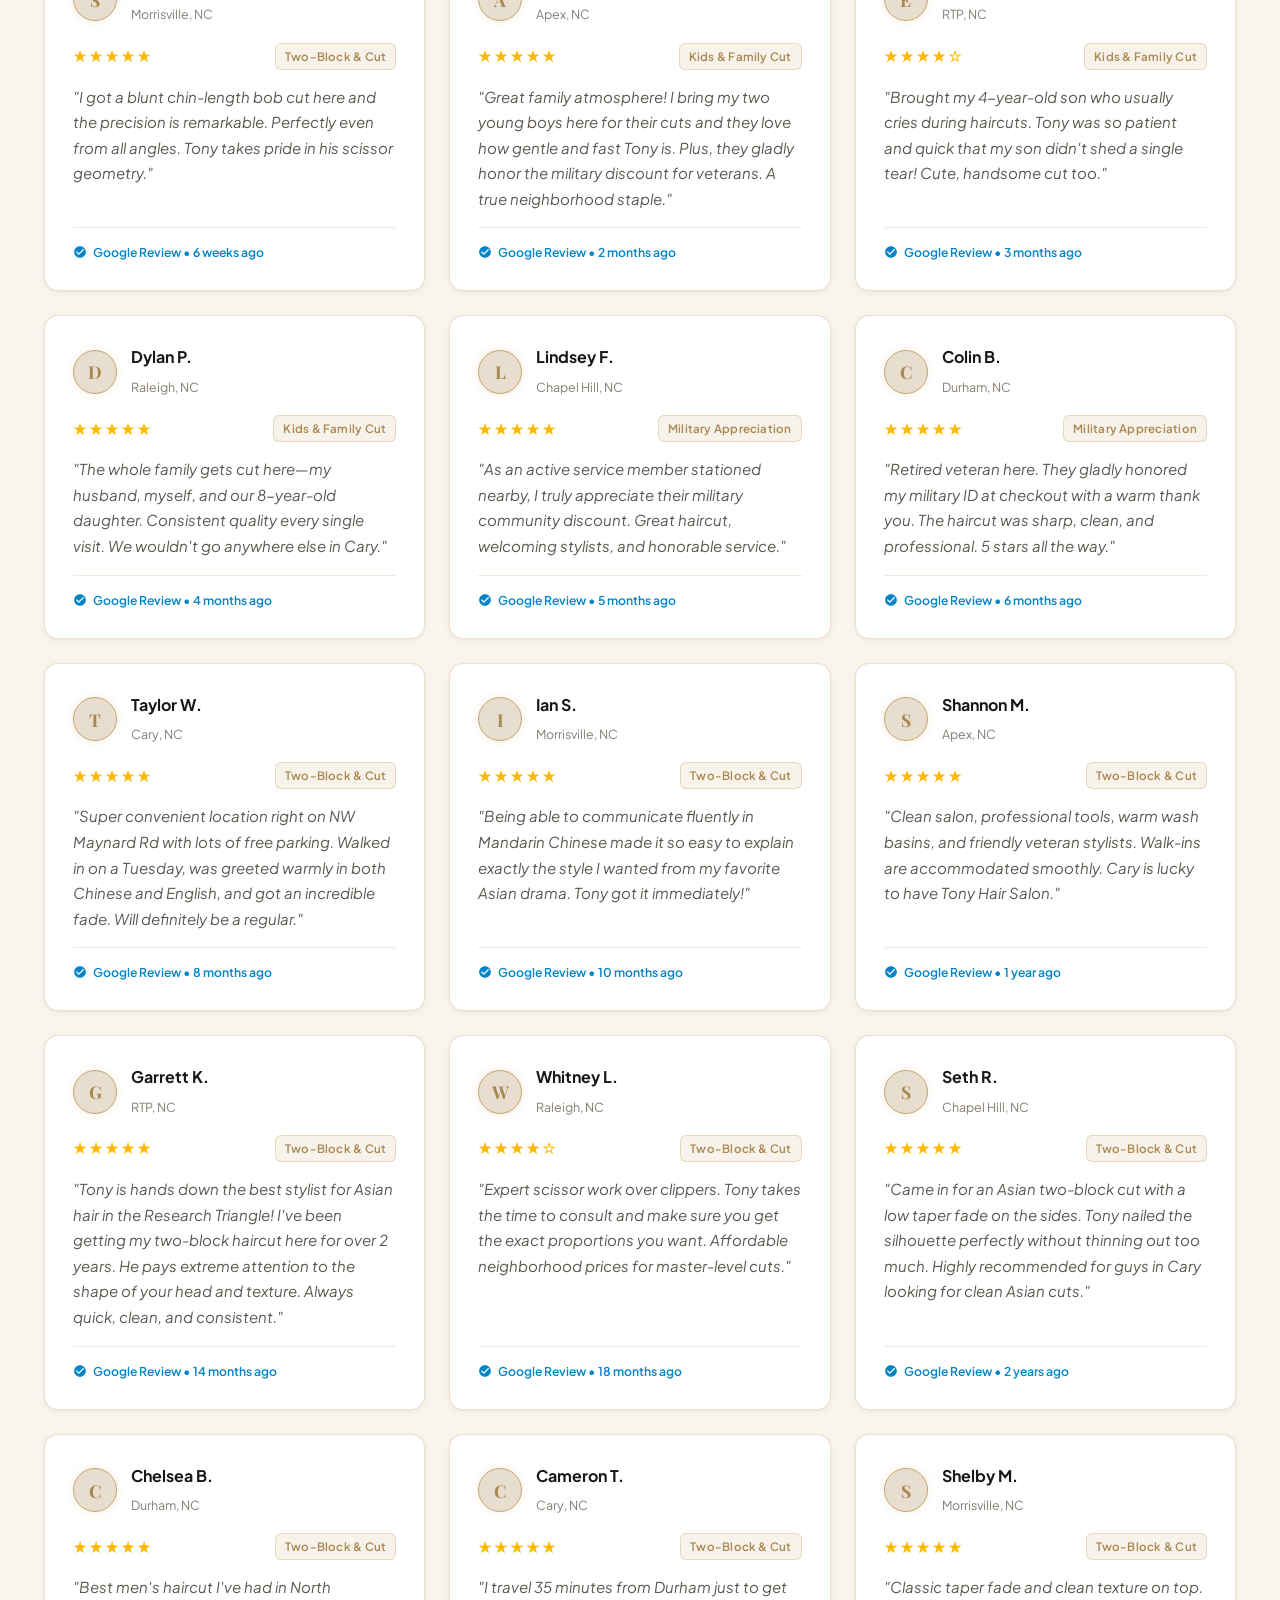
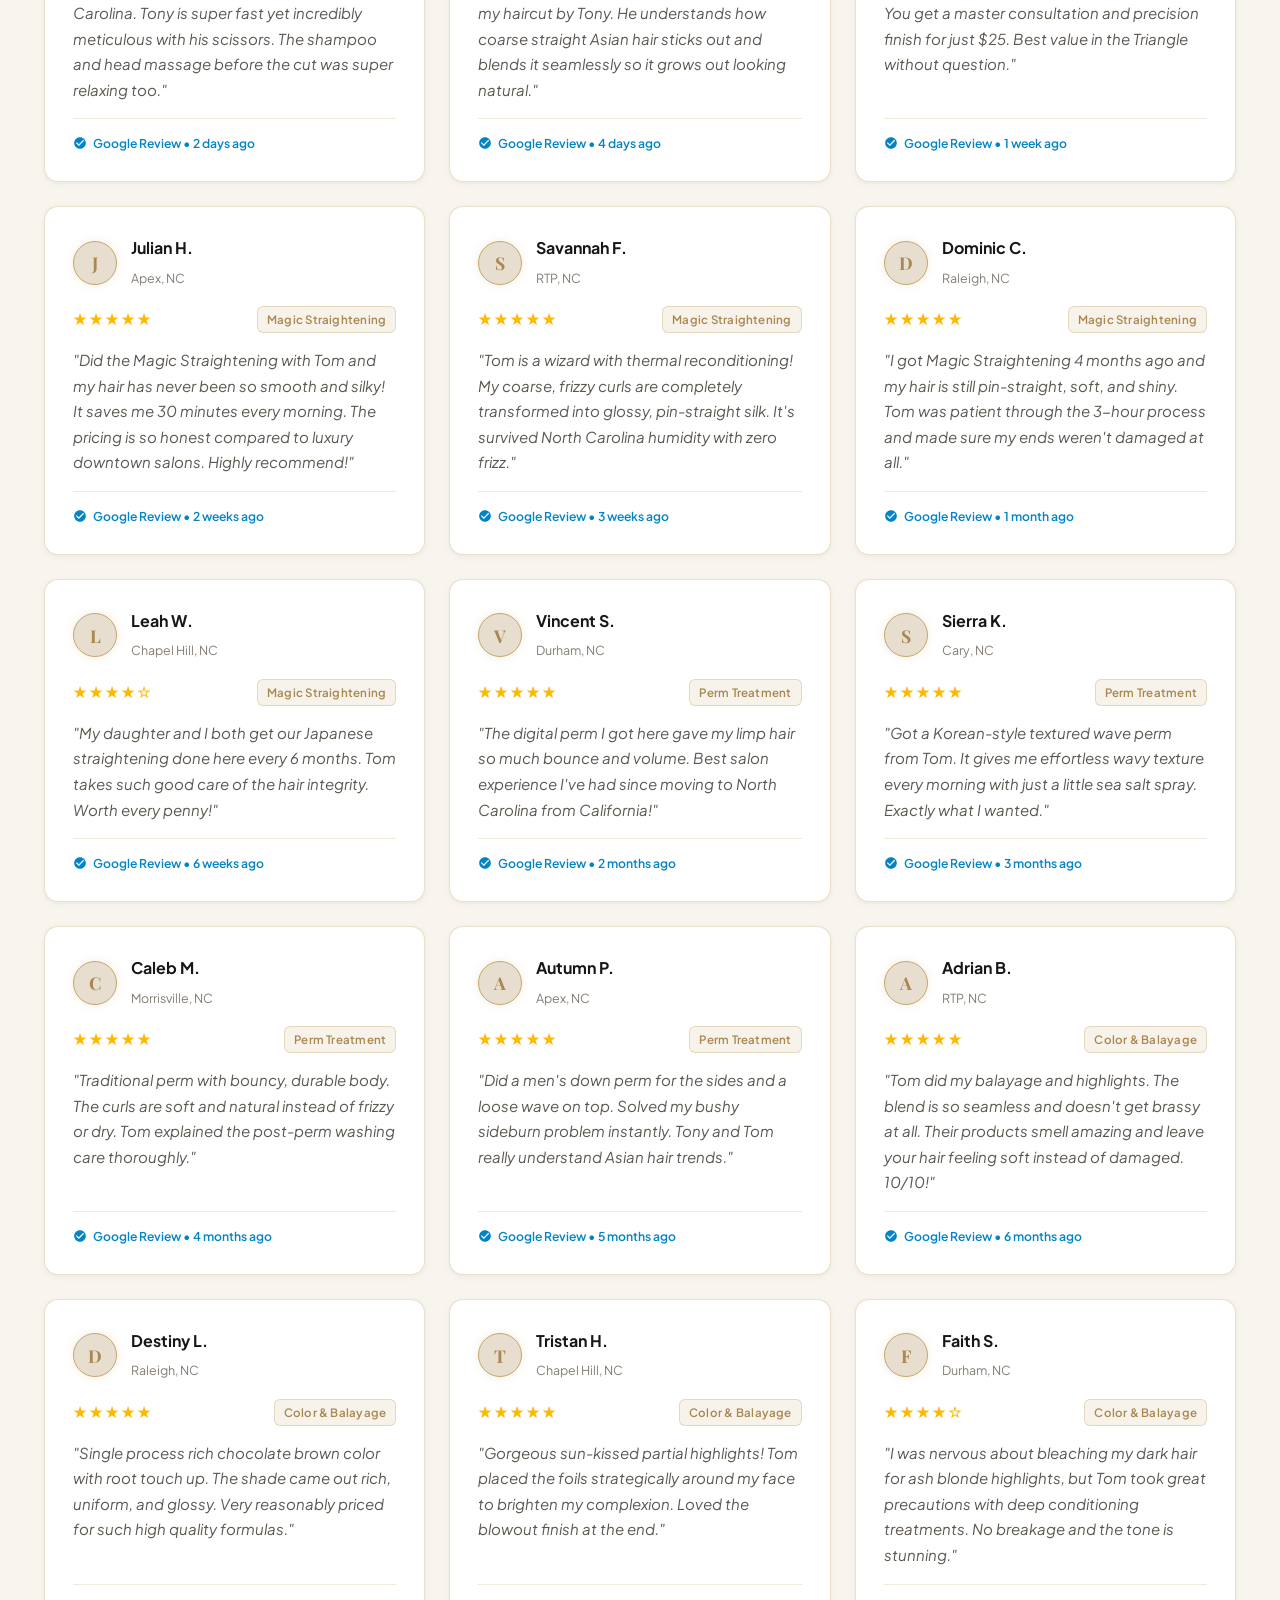
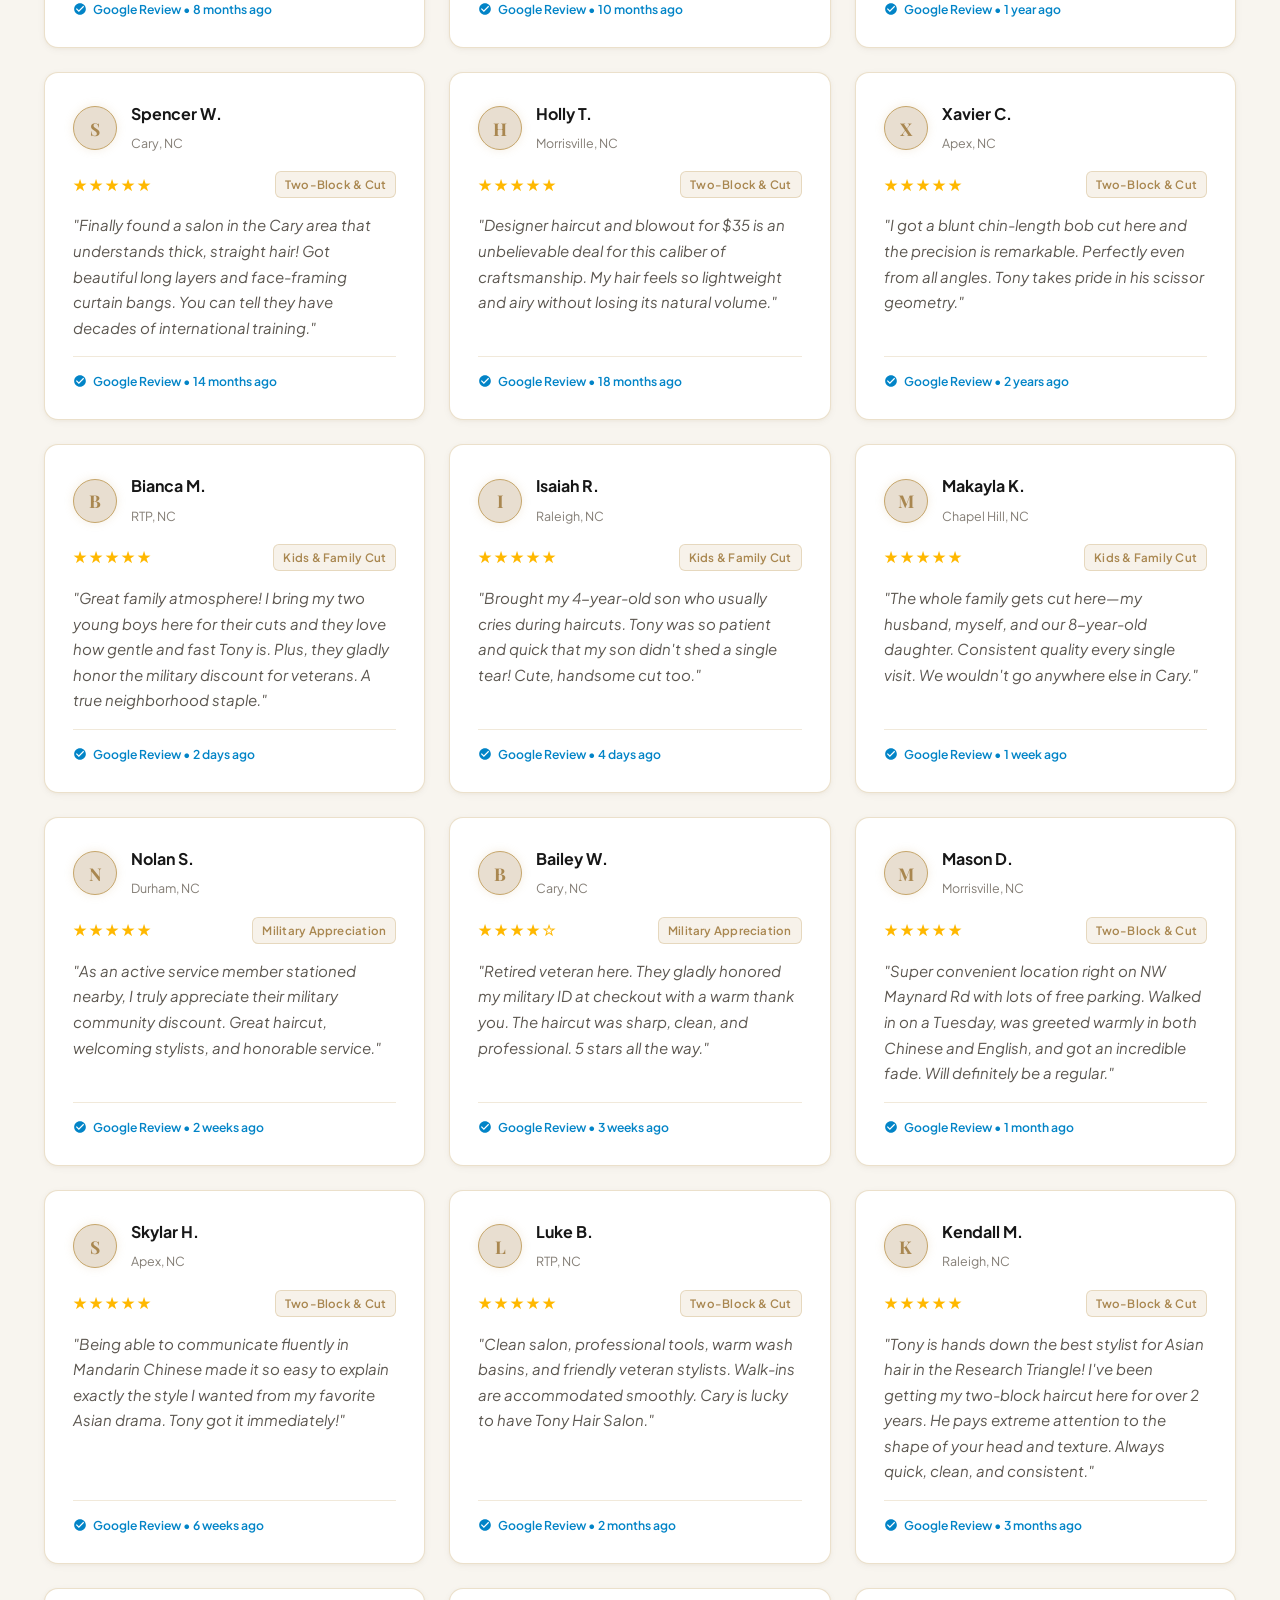
<file: reviews.html>
<!DOCTYPE html>
<html lang="en">
<head>
  <meta charset="UTF-8">
  <meta name="viewport" content="width=device-width, initial-scale=1.0, maximum-scale=5.0">
  <title>Customer Reviews & Rating | Tony Hair Salon | Cary, NC | 顾客评价</title>
  <meta name="description" content="Read 160+ verified 5-star Google reviews for Tony Hair Salon in Cary, NC. Rated 4.4 stars for precision haircuts, Asian two-blocks, magic straightening, and welcoming staff.">
  <link rel="icon" href="data:image/svg+xml,<svg xmlns='http://www.w3.org/2000/svg' viewBox='0 0 100 100'><rect width='100' height='100' rx='22' fill='%23121316'/><text x='50%' y='64%' font-family='Georgia, serif' font-size='56' font-weight='bold' fill='%23c5a059' text-anchor='middle'>T</text></svg>">
  <link rel="preconnect" href="https://fonts.googleapis.com">
  <link rel="preconnect" href="https://fonts.gstatic.com" crossorigin>
  <link href="https://fonts.googleapis.com/css2?family=Playfair+Display:ital,wght@0,600;0,700;0,800;1,600&family=Plus+Jakarta+Sans:wght@400;500;600;700;800&display=swap" rel="stylesheet">
  <link rel="stylesheet" href="styles.css">
</head>
<body>

  <!-- Top Announcement Bar -->
  <aside class="announcement-bar" aria-label="Business Announcements and Live Status">
    <div class="container announcement-content">
      <div class="announcement-left">
        <span class="badge-pill badge-gold" data-i18n="top_badge">★ 4.4 on Google (160+ Reviews)</span>
        <span id="liveHoursBadge" class="badge-pill badge-open">
          <span class="status-dot"></span> <span data-i18n="status_open">Open Today until 7:30 PM</span>
        </span>
      </div>
      <div class="announcement-right">
        <a href="tel:9196502174" class="phone-quicklink">
          <svg width="15" height="15" viewBox="0 0 24 24" fill="none" stroke="currentColor" stroke-width="2.2"><path d="M22 16.92v3a2 2 0 0 1-2.18 2 19.79 19.79 0 0 1-8.63-3.07 19.5 19.5 0 0 1-6-6 19.79 19.79 0 0 1-3.07-8.67A2 2 0 0 1 4.11 2h3a2 2 0 0 1 2 1.72 12.84 12.84 0 0 0 .7 2.81 2 2 0 0 1-.45 2.11L8.09 9.91a16 16 0 0 0 6 6l1.27-1.27a2 2 0 0 1 2.11-.45 12.84 12.84 0 0 0 2.81.7A2 2 0 0 1 22 16.92z"></path></svg>
          <span data-i18n="call_us">Call (919) 650-2174</span>
        </a>
        <button id="langToggleBtn" class="lang-switch" aria-label="Switch Language Between English and Chinese">
          <svg width="14" height="14" viewBox="0 0 24 24" fill="none" stroke="currentColor" stroke-width="2"><circle cx="12" cy="12" r="10"></circle><line x1="2" y1="12" x2="22" y2="12"></line><path d="M12 2a15.3 15.3 0 0 1 4 10 15.3 15.3 0 0 1-4 10 15.3 15.3 0 0 1-4-10 15.3 15.3 0 0 1 4-10z"></path></svg>
          <span data-i18n="lang_btn">中文 (Chinese)</span>
        </button>
      </div>
    </div>
  </aside>

  <!-- Site Header -->
  <header class="site-header">
    <div class="container header-inner">
      <a href="/" class="logo" aria-label="Tony Hair Salon Homepage">
        <div class="logo-symbol">T</div>
        <div class="logo-text">
          <span class="logo-title">Tony Hair Salon</span>
          <span>Cary • North Carolina</span>
        </div>
      </a>

      <nav id="mainNav" class="main-nav" aria-label="Main Navigation">
        <a href="/" class="nav-link" data-i18n="nav_home">Home</a>
        <a href="about" class="nav-link" data-i18n="nav_about">About Us</a>
        <a href="services" class="nav-link" data-i18n="nav_services">Services & Pricing</a>
        <a href="gallery" class="nav-link" data-i18n="nav_gallery">Gallery</a>
        <a href="reviews" class="nav-link current" data-i18n="nav_reviews">Reviews</a>
        <a href="contact" class="nav-link" data-i18n="nav_contact">Contact & Hours</a>
      </nav>

      <div class="header-actions">
        <button class="btn btn-primary btn-sm" onclick="openBookingModal()" data-i18n="btn_book_online">
          Book Online Now
        </button>
        <button id="mobileToggleBtn" class="mobile-toggle" aria-label="Toggle Mobile Menu">
          <svg width="24" height="24" viewBox="0 0 24 24" fill="none" stroke="currentColor" stroke-width="2"><line x1="3" y1="12" x2="21" y2="12"></line><line x1="3" y1="6" x2="21" y2="6"></line><line x1="3" y1="18" x2="21" y2="18"></line></svg>
        </button>
      </div>
    </div>
  </header>

  <!-- Page Hero Header -->
  <section class="page-hero">
    <div class="container">
      <div class="breadcrumbs">
        <a href="/" data-i18n="nav_home">Home</a>
        <span>/</span>
        <span data-i18n="nav_reviews">Reviews</span>
      </div>
      <span class="section-tag" data-i18n="reviews_tag">Client Testimonials</span>
      <h1 class="section-title" data-i18n="reviews_title">Trusted by Families Across the Triangle</h1>
      <p class="section-desc" style="max-width: 720px; margin: 0 auto;" data-i18n="reviews_desc">
        Over 160+ verified 5-star ratings from local Cary, Morrisville, Apex, and RTP clients running in real-time.
      </p>
    </div>
  </section>

  <!-- Google Score Hero Card with Real Star Breakdown -->
  <section class="section" style="padding-bottom: 20px;">
    <div class="container">
      <div class="google-rating-summary-card">
        <div class="rating-summary-left">
          <div class="score-large">4.4</div>
          <div class="stars" style="font-size: 1.5rem; margin: 8px 0; color: #ffb800;">★★★★★</div>
          <div style="color: var(--text-secondary); font-size: 0.9rem;" data-i18n="google_rating_label">Overall Google Business Rating</div>
          <div style="color: var(--accent-gold-light); font-weight: 700; font-size: 0.88rem; margin-top: 4px;" data-i18n="google_verified_count">158 Verified Customer Reviews</div>

          <!-- Star Distribution Bars -->
          <div class="rating-breakdown-box">
            <div class="rating-bar-row">
              <span class="rating-bar-label">5 stars</span>
              <div class="rating-bar-track">
                <div class="rating-bar-fill" style="width: 88%;"></div>
              </div>
              <span class="rating-bar-count">139</span>
            </div>
            <div class="rating-bar-row">
              <span class="rating-bar-label">4 stars</span>
              <div class="rating-bar-track">
                <div class="rating-bar-fill" style="width: 12%;"></div>
              </div>
              <span class="rating-bar-count">19</span>
            </div>
            <div class="rating-bar-row">
              <span class="rating-bar-label">3 stars</span>
              <div class="rating-bar-track">
                <div class="rating-bar-fill" style="width: 0%;"></div>
              </div>
              <span class="rating-bar-count">0</span>
            </div>
          </div>
        </div>

        <div class="rating-summary-right">
          <h3 style="font-size: 1.25rem; color: var(--text-heading); margin-bottom: 12px;" data-i18n="review_highlights_title">What Cary & Triangle Clients Love Most</h3>
          <ul style="color: var(--text-secondary); font-size: 0.92rem; display: flex; flex-direction: column; gap: 8px; list-style-position: inside;">
            <li><strong style="color: var(--text-heading);">Modern Asian Two-Block:</strong> Precision scissor texturizing & clean head-silhouette fades.</li>
            <li><strong style="color: var(--text-heading);">Magic Straightening:</strong> Silky, pin-straight Japanese thermal reconditioning that lasts 6+ months.</li>
            <li><strong style="color: var(--text-heading);">Korean Textured Perms:</strong> Bouncy volume, digital body waves, and low-maintenance style.</li>
            <li><strong style="color: var(--text-heading);">Multilingual Hospitality:</strong> Fully fluent in English and Mandarin Chinese (中文).</li>
            <li><strong style="color: var(--text-heading);">Military Community Discount:</strong> Honoring active service members and veterans with gratitude.</li>
          </ul>
          <div style="margin-top: 20px; display: flex; gap: 14px; flex-wrap: wrap;">
            <a href="https://maps.google.com/?q=Tony+Hair+Salon+1281+NW+Maynard+Rd+Cary+NC+27513" target="_blank" rel="noopener noreferrer" class="btn btn-primary btn-sm" data-i18n="btn_leave_review">
              Leave a Review on Google
            </a>
            <button class="btn btn-outline-gold btn-sm" onclick="openBookingModal()" data-i18n="btn_book_online">
              Book Your Appointment
            </button>
          </div>
        </div>
      </div>
    </div>
  </section>

  <!-- Complete 158 Reviews Grid (Structured Card Matrix) -->
  <section class="section" style="padding-top: 30px;">
    <div class="container">
      <div class="section-header" style="margin-bottom: 30px;">
        <span class="section-tag" data-i18n="reviews_tag">Customer Testimonials</span>
        <h2 class="section-title" data-i18n="reviews_all_title">All 158 Verified Google Reviews</h2>
        <p class="section-desc" data-i18n="reviews_all_desc">
          Browse real feedback, ratings, and transformation stories from neighbors across Cary, Apex, Morrisville, Raleigh, and RTP.
        </p>
      </div>

      <!-- Controls: Real-Time Keyword Search & Category Filters -->
      <div class="reviews-control-box">
        <!-- Search Input -->
        <div class="reviews-search-row">
          <svg class="search-icon" width="18" height="18" viewBox="0 0 24 24" fill="none" stroke="currentColor" stroke-width="2.2"><circle cx="11" cy="11" r="8"></circle><line x1="21" y1="21" x2="16.65" y2="16.65"></line></svg>
          <input 
            type="text" 
            id="reviewSearchInput" 
            class="reviews-search-input" 
            placeholder="Search across all 158 reviews by stylist, keyword, hair type, service..." 
            data-i18n-placeholder="reviews_search_placeholder"
            aria-label="Search all 158 Google reviews"
          >
          <button id="reviewsClearBtn" class="reviews-clear-btn" aria-label="Clear Search">✕</button>
        </div>

        <!-- Filter Pills -->
        <div class="reviews-filter-pills" id="reviewsFilterPills">
          <button class="review-filter-btn active" data-cat="all">
            <span data-i18n="filter_all">All Reviews</span> <span>(158)</span>
          </button>
          <button class="review-filter-btn" data-cat="5stars">
            <span data-i18n="filter_5stars">5-Stars</span> <span>(139)</span>
          </button>
          <button class="review-filter-btn" data-cat="4stars">
            <span data-i18n="filter_4stars">4-Stars</span> <span>(19)</span>
          </button>
          <button class="review-filter-btn" data-cat="cuts">
            <span data-i18n="filter_cuts">Two-Block & Men's Cuts</span> <span>(66)</span>
          </button>
          <button class="review-filter-btn" data-cat="straightening">
            <span data-i18n="filter_straightening">Magic Straightening</span> <span>(24)</span>
          </button>
          <button class="review-filter-btn" data-cat="perm">
            <span data-i18n="filter_perm">Perm Treatments</span> <span>(23)</span>
          </button>
          <button class="review-filter-btn" data-cat="color">
            <span data-i18n="filter_color">Color & Balayage</span> <span>(20)</span>
          </button>
          <button class="review-filter-btn" data-cat="kids">
            <span data-i18n="filter_kids">Kids & Family</span> <span>(15)</span>
          </button>
          <button class="review-filter-btn" data-cat="military">
            <span data-i18n="filter_military">Military Discount</span> <span>(10)</span>
          </button>
        </div>

        <!-- Metadata & View Mode Row -->
        <div class="reviews-meta-bar">
          <div class="reviews-meta-count">
            <svg width="16" height="16" viewBox="0 0 24 24" fill="#38bdf8"><path d="M12 2C6.48 2 2 6.48 2 12s4.48 10 10 10 10-4.48 10-10S17.52 2 12 2zm-2 15l-5-5 1.41-1.41L10 14.17l7.59-7.59L19 8l-9 9z"/></svg>
            <span id="reviewCountBadge">Showing all 158 verified Google reviews</span>
          </div>
          <div class="reviews-view-options">
            <button id="viewAllBtn" class="view-opt-btn active" data-i18n="btn_view_all">Show All 158</button>
            <button id="viewBatchedBtn" class="view-opt-btn" data-i18n="btn_view_batched">Page View (24/page)</button>
          </div>
        </div>
      </div>

      <!-- Rendered dynamically by script.js into a responsive 3-column luxury card grid with bilingual support -->
      <div id="reviewsGridContainer" class="reviews-grid"></div>

      <!-- Bottom Load More Container (when in batched mode) -->
      <div id="reviewsLoadMoreBox" style="display: none; text-align: center; margin-top: 40px;">
        <button id="btnLoadMoreReviews" class="btn btn-outline-gold" style="margin-right: 12px;" data-i18n="btn_load_more">
          Load More Reviews (+24)
        </button>
        <button id="btnShowAllBottom" class="btn btn-primary" data-i18n="btn_show_all">
          Show All 158 Reviews
        </button>
      </div>
    </div>
  </section>

  <!-- Site Footer -->
  <footer class="site-footer">
    <div class="container">
      <div class="footer-top">
        <div class="footer-brand">
          <div class="logo">
            <div class="logo-symbol">T</div>
            <div class="logo-text">
              <span class="logo-title">Tony Hair Salon</span>
              <span>Cary • North Carolina</span>
            </div>
          </div>
          <p>
            Precision styling, modern Asian hair design, and luxury treatments for the whole family at friendly neighborhood prices.
          </p>
        </div>

        <div class="footer-col">
          <h4>Pages</h4>
          <ul class="footer-links">
            <li><a href="/" data-i18n="nav_home">Home</a></li>
            <li><a href="about" data-i18n="nav_about">About Us</a></li>
            <li><a href="services" data-i18n="nav_services">Services & Pricing</a></li>
            <li><a href="gallery" data-i18n="nav_gallery">Gallery</a></li>
            <li><a href="reviews" data-i18n="nav_reviews">Reviews</a></li>
            <li><a href="contact" data-i18n="nav_contact">Contact & Hours</a></li>
          </ul>
        </div>

        <div class="footer-col">
          <h4>Top Specialties</h4>
          <ul class="footer-links">
            <li><a href="services">Asian Two-Block Cut</a></li>
            <li><a href="services">Magic Straightening</a></li>
            <li><a href="services">Men's Precision Cut</a></li>
            <li><a href="services">Balayage & Highlights</a></li>
            <li><a href="services">Traditional Perm</a></li>
          </ul>
        </div>

        <div class="footer-col">
          <h4>Salon Hours</h4>
          <p style="font-size: 0.88rem; color: var(--text-secondary); margin-bottom: 8px;">
            <strong>Tue – Sun:</strong> 10:00 AM – 7:30 PM
          </p>
          <p style="font-size: 0.88rem; color: #ef4444; font-weight: 600; margin-bottom: 16px;">
            <strong>Monday:</strong> CLOSED
          </p>
          <a href="tel:9196502174" class="phone-quicklink" style="font-size: 0.95rem;">
            (919) 650-2174
          </a>
        </div>
      </div>

      <div class="footer-bottom">
        <div>
          Website Asset Created for Tony Hair Salon. All content copyright protected by the business owner.
        </div>
        <div style="display: flex; gap: 16px;">
          <span>English & 中文 (Bilingual)</span>
          <span>•</span>
          <span>1281 NW Maynard Rd, Cary, NC</span>
        </div>
      </div>
    </div>
  </footer>

  <!-- Mobile Action Bar -->
  <aside class="mobile-action-bar">
    <div class="mobile-action-inner">
      <a href="tel:9196502174" class="mobile-btn mobile-btn-call">
        <svg width="18" height="18" viewBox="0 0 24 24" fill="none" stroke="currentColor" stroke-width="2.2"><path d="M22 16.92v3a2 2 0 0 1-2.18 2 19.79 19.79 0 0 1-8.63-3.07 19.5 19.5 0 0 1-6-6 19.79 19.79 0 0 1-3.07-8.67A2 2 0 0 1 4.11 2h3a2 2 0 0 1 2 1.72 12.84 12.84 0 0 0 .7 2.81 2 2 0 0 1-.45 2.11L8.09 9.91a16 16 0 0 0 6 6l1.27-1.27a2 2 0 0 1 2.11-.45 12.84 12.84 0 0 0 2.81.7A2 2 0 0 1 22 16.92z"></path></svg>
        <span data-i18n="mob_call">Call Us</span>
      </a>
      <button class="mobile-btn mobile-btn-book" onclick="openBookingModal()">
        <svg width="18" height="18" viewBox="0 0 24 24" fill="none" stroke="currentColor" stroke-width="2.5"><rect x="3" y="4" width="18" height="18" rx="2" ry="2"></rect><line x1="16" y1="2" x2="16" y2="6"></line><line x1="8" y1="2" x2="8" y2="6"></line><line x1="3" y1="10" x2="21" y2="10"></line></svg>
        <span data-i18n="mob_book">Book Now</span>
      </button>
      <a href="https://www.google.com/maps/dir/?api=1&destination=Tony+Hair+Salon+1281+NW+Maynard+Rd+Cary+NC+27513" target="_blank" rel="noopener noreferrer" class="mobile-btn mobile-btn-dir">
        <svg width="18" height="18" viewBox="0 0 24 24" fill="none" stroke="currentColor" stroke-width="2.2"><polygon points="3 11 22 2 13 21 11 13 3 11"></polygon></svg>
        <span data-i18n="mob_maps">Directions</span>
      </a>
    </div>
  </aside>

  <!-- Booking Modal -->
  <div id="bookingModal" class="modal-backdrop" role="dialog" aria-modal="true" aria-labelledby="modalTitle">
    <div class="modal-container">
      <button id="bookingModalClose" class="modal-close-btn" aria-label="Close modal">✕</button>
      <div class="modal-header">
        <h3 id="modalTitle" class="modal-title" data-i18n="modal_title">Request an Appointment</h3>
        <p class="modal-subtitle" data-i18n="modal_subtitle">Book your session with Master Stylists Tony or Tom in Cary, NC.</p>
      </div>

      <form id="bookingForm" class="booking-form">
        <div class="form-row">
          <div class="form-group">
            <label class="form-label" for="bookingStylist" data-i18n="label_stylist">Preferred Stylist</label>
            <select id="bookingStylist" class="form-control">
              <option value="any" data-i18n="opt_any_stylist">First Available Stylist</option>
              <option value="tony">Tony (Founder & Master Stylist)</option>
              <option value="tom">Tom (Senior Master Stylist)</option>
            </select>
          </div>

          <div class="form-group">
            <label class="form-label" for="bookingService" data-i18n="label_service">Select Service</label>
            <select id="bookingService" class="form-control" required></select>
          </div>
        </div>

        <div class="form-row">
          <div class="form-group">
            <label class="form-label" for="bookingDate" data-i18n="label_date">Preferred Date</label>
            <input type="date" id="bookingDate" class="form-control" required>
          </div>

          <div class="form-group">
            <label class="form-label" for="bookingTime" data-i18n="label_time">Preferred Time</label>
            <select id="bookingTime" class="form-control" required>
              <option value="10:00 AM">10:00 AM</option>
              <option value="10:30 AM">10:30 AM</option>
              <option value="11:00 AM">11:00 AM</option>
              <option value="11:30 AM">11:30 AM</option>
              <option value="12:00 PM">12:00 PM</option>
              <option value="12:30 PM">12:30 PM</option>
              <option value="1:00 PM">1:00 PM</option>
              <option value="1:30 PM">1:30 PM</option>
              <option value="2:00 PM">2:00 PM</option>
              <option value="2:30 PM">2:30 PM</option>
              <option value="3:00 PM">3:00 PM</option>
              <option value="3:30 PM">3:30 PM</option>
              <option value="4:00 PM">4:00 PM</option>
              <option value="4:30 PM">4:30 PM</option>
              <option value="5:00 PM">5:00 PM</option>
              <option value="5:30 PM">5:30 PM</option>
              <option value="6:00 PM">6:00 PM</option>
              <option value="6:30 PM">6:30 PM</option>
            </select>
          </div>
        </div>

        <div class="form-row">
          <div class="form-group">
            <label class="form-label" for="bookingName" data-i18n="label_name">Full Name</label>
            <input type="text" id="bookingName" class="form-control" placeholder="Your name" required>
          </div>

          <div class="form-group">
            <label class="form-label" for="bookingPhone" data-i18n="label_phone">Phone Number</label>
            <input type="tel" id="bookingPhone" class="form-control" placeholder="(919) 000-0000" required>
          </div>
        </div>

        <div class="form-group">
          <label class="form-label" for="bookingNotes" data-i18n="label_notes">Hair Length / Special Requests (Optional)</label>
          <textarea id="bookingNotes" class="form-control" rows="2" placeholder="Tell us about your hair type, desired style, or reference details..."></textarea>
        </div>

        <div class="booking-notice" data-i18n="booking_callout">
          Note: We will confirm your requested slot within business hours. For immediate same-day bookings, please call (919) 650-2174.
        </div>

        <button type="submit" class="btn btn-primary btn-lg" style="width: 100%;" data-i18n="btn_submit_booking">
          Submit Appointment Request
        </button>
      </form>
    </div>
  </div>

  <script src="reviews-data.js"></script>
  <script src="script.js"></script>
</body>
</html>
</file>
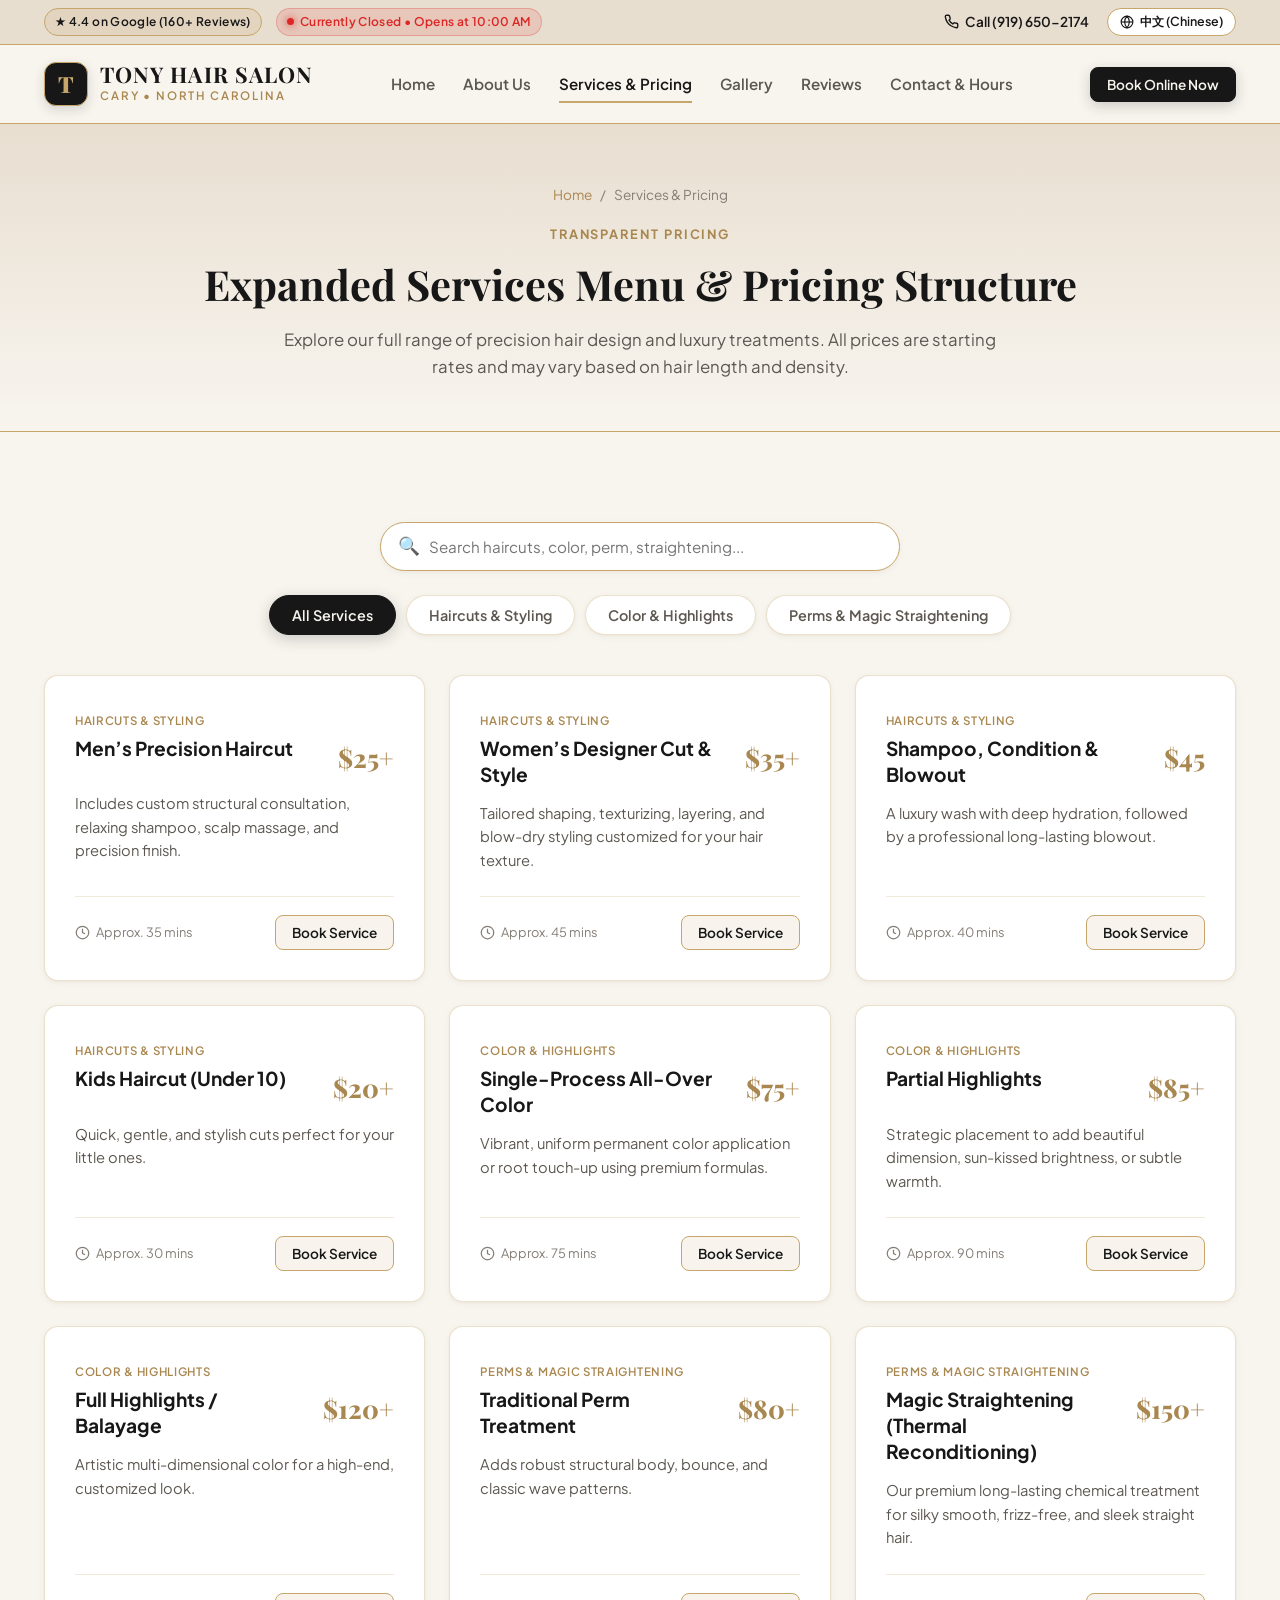
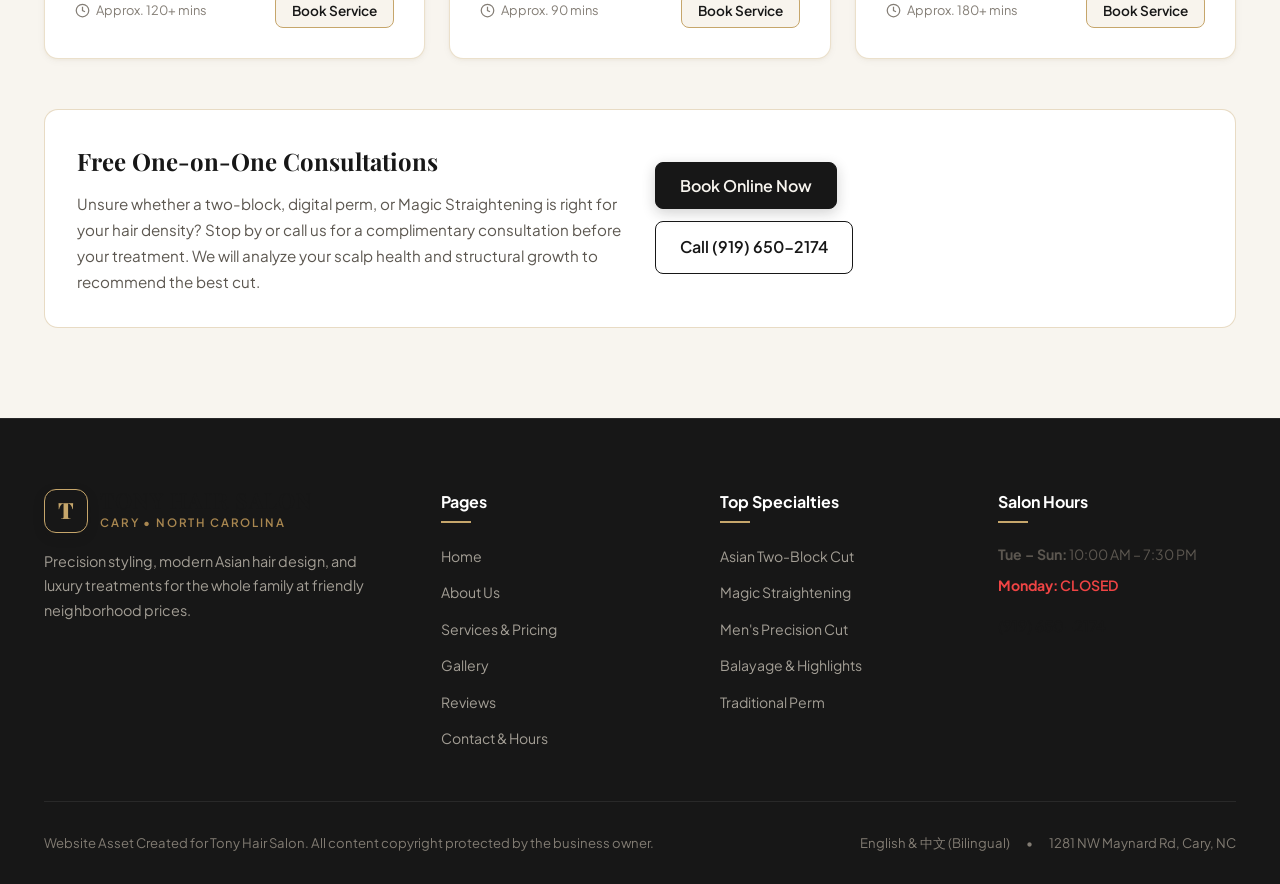
<file: services.html>
<!DOCTYPE html>
<html lang="en">
<head>
  <meta charset="UTF-8">
  <meta name="viewport" content="width=device-width, initial-scale=1.0, maximum-scale=5.0">
  <title>Services & Pricing | Tony Hair Salon | Cary, NC | 服务与价格</title>
  <meta name="description" content="Complete services menu and transparent pricing for haircuts, color, highlights, balayage, perms, and Japanese Magic Straightening at Tony Hair Salon in Cary, NC.">
  <link rel="icon" href="data:image/svg+xml,<svg xmlns='http://www.w3.org/2000/svg' viewBox='0 0 100 100'><rect width='100' height='100' rx='22' fill='%23121316'/><text x='50%' y='64%' font-family='Georgia, serif' font-size='56' font-weight='bold' fill='%23c5a059' text-anchor='middle'>T</text></svg>">
  <link rel="preconnect" href="https://fonts.googleapis.com">
  <link rel="preconnect" href="https://fonts.gstatic.com" crossorigin>
  <link href="https://fonts.googleapis.com/css2?family=Playfair+Display:ital,wght@0,600;0,700;0,800;1,600&family=Plus+Jakarta+Sans:wght@400;500;600;700;800&display=swap" rel="stylesheet">
  <link rel="stylesheet" href="styles.css">
</head>
<body>

  <!-- Top Announcement Bar -->
  <aside class="announcement-bar" aria-label="Business Announcements and Live Status">
    <div class="container announcement-content">
      <div class="announcement-left">
        <a href="reviews" class="badge-pill badge-gold" data-i18n="top_badge">★ 4.4 on Google (160+ Reviews)</a>
        <span id="liveHoursBadge" class="badge-pill badge-open">
          <span class="status-dot"></span> <span data-i18n="status_open">Open Today until 7:30 PM</span>
        </span>
      </div>
      <div class="announcement-right">
        <a href="tel:9196502174" class="phone-quicklink">
          <svg width="15" height="15" viewBox="0 0 24 24" fill="none" stroke="currentColor" stroke-width="2.2"><path d="M22 16.92v3a2 2 0 0 1-2.18 2 19.79 19.79 0 0 1-8.63-3.07 19.5 19.5 0 0 1-6-6 19.79 19.79 0 0 1-3.07-8.67A2 2 0 0 1 4.11 2h3a2 2 0 0 1 2 1.72 12.84 12.84 0 0 0 .7 2.81 2 2 0 0 1-.45 2.11L8.09 9.91a16 16 0 0 0 6 6l1.27-1.27a2 2 0 0 1 2.11-.45 12.84 12.84 0 0 0 2.81.7A2 2 0 0 1 22 16.92z"></path></svg>
          <span data-i18n="call_us">Call (919) 650-2174</span>
        </a>
        <button id="langToggleBtn" class="lang-switch" aria-label="Switch Language Between English and Chinese">
          <svg width="14" height="14" viewBox="0 0 24 24" fill="none" stroke="currentColor" stroke-width="2"><circle cx="12" cy="12" r="10"></circle><line x1="2" y1="12" x2="22" y2="12"></line><path d="M12 2a15.3 15.3 0 0 1 4 10 15.3 15.3 0 0 1-4 10 15.3 15.3 0 0 1-4-10 15.3 15.3 0 0 1 4-10z"></path></svg>
          <span data-i18n="lang_btn">中文 (Chinese)</span>
        </button>
      </div>
    </div>
  </aside>

  <!-- Site Header -->
  <header class="site-header">
    <div class="container header-inner">
      <a href="/" class="logo" aria-label="Tony Hair Salon Homepage">
        <div class="logo-symbol">T</div>
        <div class="logo-text">
          <span class="logo-title">Tony Hair Salon</span>
          <span>Cary • North Carolina</span>
        </div>
      </a>

      <nav id="mainNav" class="main-nav" aria-label="Main Navigation">
        <a href="/" class="nav-link" data-i18n="nav_home">Home</a>
        <a href="about" class="nav-link" data-i18n="nav_about">About Us</a>
        <a href="services" class="nav-link current" data-i18n="nav_services">Services & Pricing</a>
        <a href="gallery" class="nav-link" data-i18n="nav_gallery">Gallery</a>
        <a href="reviews" class="nav-link" data-i18n="nav_reviews">Reviews</a>
        <a href="contact" class="nav-link" data-i18n="nav_contact">Contact & Hours</a>
      </nav>

      <div class="header-actions">
        <button class="btn btn-primary btn-sm" onclick="openBookingModal()" data-i18n="btn_book_online">
          Book Online Now
        </button>
        <button id="mobileToggleBtn" class="mobile-toggle" aria-label="Toggle Mobile Menu">
          <svg width="24" height="24" viewBox="0 0 24 24" fill="none" stroke="currentColor" stroke-width="2"><line x1="3" y1="12" x2="21" y2="12"></line><line x1="3" y1="6" x2="21" y2="6"></line><line x1="3" y1="18" x2="21" y2="18"></line></svg>
        </button>
      </div>
    </div>
  </header>

  <!-- Page Hero Header -->
  <section class="page-hero">
    <div class="container">
      <div class="breadcrumbs">
        <a href="/" data-i18n="nav_home">Home</a>
        <span>/</span>
        <span data-i18n="nav_services">Services & Pricing</span>
      </div>
      <span class="section-tag" data-i18n="services_tag">Transparent Pricing</span>
      <h1 class="section-title" data-i18n="services_title">Expanded Services Menu & Pricing Structure</h1>
      <p class="section-desc" style="max-width: 720px; margin: 0 auto;" data-i18n="services_desc">
        Explore our full range of precision hair design and luxury treatments. All prices are starting rates and may vary based on hair length and density.
      </p>
    </div>
  </section>

  <!-- Searchable & Tabbed Matrix Component -->
  <section class="section">
    <div class="container">
      <div class="services-control-panel">
        <div class="services-search-wrapper">
          <span class="services-search-icon">🔍</span>
          <input 
            type="text" 
            id="servicesSearchInput" 
            class="services-search-input" 
            placeholder="Search haircuts, color, perm, straightening..." 
            data-i18n-placeholder="search_placeholder"
            aria-label="Search Services"
          >
        </div>

        <div class="service-tabs">
          <button class="tab-btn active" data-category="all" data-i18n="tab_all">All Services</button>
          <button class="tab-btn" data-category="cuts" data-i18n="tab_cuts">Haircuts & Styling</button>
          <button class="tab-btn" data-category="color" data-i18n="tab_color">Color & Highlights</button>
          <button class="tab-btn" data-category="treatments" data-i18n="tab_treatments">Perms & Magic Straightening</button>
        </div>
      </div>

      <!-- Services Grid (Rendered by script.js) -->
      <div id="servicesContainer" class="services-grid"></div>

      <!-- Consultation & Transparency Notice Card -->
      <div style="background: var(--primary-card); border: 1px solid var(--accent-gold-border); border-radius: var(--radius-md); padding: 32px; margin-top: 50px; display: grid; grid-template-columns: 1fr 1fr; gap: 30px; align-items: center;">
        <div>
          <h3 style="font-family: var(--font-serif); font-size: 1.5rem; color: var(--text-heading); margin-bottom: 10px;">Free One-on-One Consultations</h3>
          <p style="color: var(--text-secondary); font-size: 0.95rem; line-height: 1.7;">
            Unsure whether a two-block, digital perm, or Magic Straightening is right for your hair density? Stop by or call us for a complimentary consultation before your treatment. We will analyze your scalp health and structural growth to recommend the best cut.
          </p>
        </div>
        <div style="display: flex; flex-direction: column; gap: 12px; align-items: flex-start;">
          <button class="btn btn-primary" onclick="openBookingModal()" data-i18n="btn_book_online">
            Book Online Now
          </button>
          <a href="tel:9196502174" class="btn btn-outline" data-i18n="hero_cta_call">
            Call (919) 650-2174
          </a>
        </div>
      </div>
    </div>
  </section>

  <!-- Site Footer -->
  <footer class="site-footer">
    <div class="container">
      <div class="footer-top">
        <div class="footer-brand">
          <div class="logo">
            <div class="logo-symbol">T</div>
            <div class="logo-text">
              <span class="logo-title">Tony Hair Salon</span>
              <span>Cary • North Carolina</span>
            </div>
          </div>
          <p>
            Precision styling, modern Asian hair design, and luxury treatments for the whole family at friendly neighborhood prices.
          </p>
        </div>

        <div class="footer-col">
          <h4>Pages</h4>
          <ul class="footer-links">
            <li><a href="/" data-i18n="nav_home">Home</a></li>
            <li><a href="about" data-i18n="nav_about">About Us</a></li>
            <li><a href="services" data-i18n="nav_services">Services & Pricing</a></li>
            <li><a href="gallery" data-i18n="nav_gallery">Gallery</a></li>
            <li><a href="reviews" data-i18n="nav_reviews">Reviews</a></li>
            <li><a href="contact" data-i18n="nav_contact">Contact & Hours</a></li>
          </ul>
        </div>

        <div class="footer-col">
          <h4>Top Specialties</h4>
          <ul class="footer-links">
            <li><a href="services">Asian Two-Block Cut</a></li>
            <li><a href="services">Magic Straightening</a></li>
            <li><a href="services">Men's Precision Cut</a></li>
            <li><a href="services">Balayage & Highlights</a></li>
            <li><a href="services">Traditional Perm</a></li>
          </ul>
        </div>

        <div class="footer-col">
          <h4>Salon Hours</h4>
          <p style="font-size: 0.88rem; color: var(--text-secondary); margin-bottom: 8px;">
            <strong>Tue – Sun:</strong> 10:00 AM – 7:30 PM
          </p>
          <p style="font-size: 0.88rem; color: #ef4444; font-weight: 600; margin-bottom: 16px;">
            <strong>Monday:</strong> CLOSED
          </p>
          <a href="tel:9196502174" class="phone-quicklink" style="font-size: 0.95rem;">
            (919) 650-2174
          </a>
        </div>
      </div>

      <div class="footer-bottom">
        <div>
          Website Asset Created for Tony Hair Salon. All content copyright protected by the business owner.
        </div>
        <div style="display: flex; gap: 16px;">
          <span>English & 中文 (Bilingual)</span>
          <span>•</span>
          <span>1281 NW Maynard Rd, Cary, NC</span>
        </div>
      </div>
    </div>
  </footer>

  <!-- Mobile Action Bar -->
  <aside class="mobile-action-bar">
    <div class="mobile-action-inner">
      <a href="tel:9196502174" class="mobile-btn mobile-btn-call">
        <svg width="18" height="18" viewBox="0 0 24 24" fill="none" stroke="currentColor" stroke-width="2.2"><path d="M22 16.92v3a2 2 0 0 1-2.18 2 19.79 19.79 0 0 1-8.63-3.07 19.5 19.5 0 0 1-6-6 19.79 19.79 0 0 1-3.07-8.67A2 2 0 0 1 4.11 2h3a2 2 0 0 1 2 1.72 12.84 12.84 0 0 0 .7 2.81 2 2 0 0 1-.45 2.11L8.09 9.91a16 16 0 0 0 6 6l1.27-1.27a2 2 0 0 1 2.11-.45 12.84 12.84 0 0 0 2.81.7A2 2 0 0 1 22 16.92z"></path></svg>
        <span data-i18n="mob_call">Call Us</span>
      </a>
      <button class="mobile-btn mobile-btn-book" onclick="openBookingModal()">
        <svg width="18" height="18" viewBox="0 0 24 24" fill="none" stroke="currentColor" stroke-width="2.5"><rect x="3" y="4" width="18" height="18" rx="2" ry="2"></rect><line x1="16" y1="2" x2="16" y2="6"></line><line x1="8" y1="2" x2="8" y2="6"></line><line x1="3" y1="10" x2="21" y2="10"></line></svg>
        <span data-i18n="mob_book">Book Now</span>
      </button>
      <a href="https://www.google.com/maps/dir/?api=1&destination=Tony+Hair+Salon+1281+NW+Maynard+Rd+Cary+NC+27513" target="_blank" rel="noopener noreferrer" class="mobile-btn mobile-btn-dir">
        <svg width="18" height="18" viewBox="0 0 24 24" fill="none" stroke="currentColor" stroke-width="2.2"><polygon points="3 11 22 2 13 21 11 13 3 11"></polygon></svg>
        <span data-i18n="mob_maps">Directions</span>
      </a>
    </div>
  </aside>

  <!-- Booking Modal -->
  <div id="bookingModal" class="modal-backdrop" role="dialog" aria-modal="true" aria-labelledby="modalTitle">
    <div class="modal-container">
      <button id="bookingModalClose" class="modal-close-btn" aria-label="Close modal">✕</button>
      <div class="modal-header">
        <h3 id="modalTitle" class="modal-title" data-i18n="modal_title">Request an Appointment</h3>
        <p class="modal-subtitle" data-i18n="modal_subtitle">Book your session with Master Stylists Tony or Tom in Cary, NC.</p>
      </div>

      <form id="bookingForm" class="booking-form">
        <div class="form-row">
          <div class="form-group">
            <label class="form-label" for="bookingStylist" data-i18n="label_stylist">Preferred Stylist</label>
            <select id="bookingStylist" class="form-control">
              <option value="any" data-i18n="opt_any_stylist">First Available Stylist</option>
              <option value="tony">Tony (Founder & Master Stylist)</option>
              <option value="tom">Tom (Senior Master Stylist)</option>
            </select>
          </div>

          <div class="form-group">
            <label class="form-label" for="bookingService" data-i18n="label_service">Select Service</label>
            <select id="bookingService" class="form-control" required></select>
          </div>
        </div>

        <div class="form-row">
          <div class="form-group">
            <label class="form-label" for="bookingDate" data-i18n="label_date">Preferred Date</label>
            <input type="date" id="bookingDate" class="form-control" required>
          </div>

          <div class="form-group">
            <label class="form-label" for="bookingTime" data-i18n="label_time">Preferred Time</label>
            <select id="bookingTime" class="form-control" required>
              <option value="10:00 AM">10:00 AM</option>
              <option value="10:30 AM">10:30 AM</option>
              <option value="11:00 AM">11:00 AM</option>
              <option value="11:30 AM">11:30 AM</option>
              <option value="12:00 PM">12:00 PM</option>
              <option value="12:30 PM">12:30 PM</option>
              <option value="1:00 PM">1:00 PM</option>
              <option value="1:30 PM">1:30 PM</option>
              <option value="2:00 PM">2:00 PM</option>
              <option value="2:30 PM">2:30 PM</option>
              <option value="3:00 PM">3:00 PM</option>
              <option value="3:30 PM">3:30 PM</option>
              <option value="4:00 PM">4:00 PM</option>
              <option value="4:30 PM">4:30 PM</option>
              <option value="5:00 PM">5:00 PM</option>
              <option value="5:30 PM">5:30 PM</option>
              <option value="6:00 PM">6:00 PM</option>
              <option value="6:30 PM">6:30 PM</option>
            </select>
          </div>
        </div>

        <div class="form-row">
          <div class="form-group">
            <label class="form-label" for="bookingName" data-i18n="label_name">Full Name</label>
            <input type="text" id="bookingName" class="form-control" placeholder="Your name" required>
          </div>

          <div class="form-group">
            <label class="form-label" for="bookingPhone" data-i18n="label_phone">Phone Number</label>
            <input type="tel" id="bookingPhone" class="form-control" placeholder="(919) 000-0000" required>
          </div>
        </div>

        <div class="form-group">
          <label class="form-label" for="bookingNotes" data-i18n="label_notes">Hair Length / Special Requests (Optional)</label>
          <textarea id="bookingNotes" class="form-control" rows="2" placeholder="Tell us about your hair type, desired style, or reference details..."></textarea>
        </div>

        <div class="booking-notice" data-i18n="booking_callout">
          Note: We will confirm your requested slot within business hours. For immediate same-day bookings, please call (919) 650-2174.
        </div>

        <button type="submit" class="btn btn-primary btn-lg" style="width: 100%;" data-i18n="btn_submit_booking">
          Submit Appointment Request
        </button>
      </form>
    </div>
  </div>

  <script src="script.js"></script>
</body>
</html>
</file>
<file: styles.css>
/* ==========================================================================
   TONY HAIR SALON - Cary, North Carolina
   Premium Luxury Styling & Responsive Stylesheet
   Multi-Page Architecture with Warm Ivory Luxury Theme & 3D Interactive Proof
   ========================================================================== */

:root {
  /* User-Specified Theme Palette */
  --bg-main: #F8F5EF;                /* Main page background */
  --bg-alt: #E8DED0;                 /* Alternate section background */
  --text-heading: #171717;           /* Headings and navigation */
  --btn-primary: #171717;            /* Primary button */
  --btn-hover: #A98750;              /* Button hover / highlights */
  --accent-line: #C6A66B;            /* Accent / decorative lines */
  --text-body: #5C5750;              /* Body text */
  --bg-card: #FFFFFF;                /* Card background */

  /* Supporting System Colors */
  --primary: #171717;
  --primary-light: #2c2925;
  --primary-card: #FFFFFF;
  --primary-border: rgba(198, 166, 107, 0.35);

  --accent-gold: #C6A66B;
  --accent-gold-light: #A98750;
  --accent-gold-dark: #8c6e39;
  --accent-gold-bg: rgba(198, 166, 107, 0.12);
  --accent-gold-border: rgba(198, 166, 107, 0.4);

  --text-primary: #171717;
  --text-secondary: #5C5750;
  --text-muted: #847e76;

  --bg-dark: #F8F5EF;
  --bg-card-hover: #FFFFFF;
  --bg-light: #FFFFFF;
  --bg-light-soft: #F8F5EF;

  --success: #15803d;
  --success-bg: rgba(21, 128, 61, 0.12);
  --danger: #dc2626;
  --danger-bg: rgba(220, 38, 38, 0.12);

  /* Typography */
  --font-serif: 'Playfair Display', Georgia, serif;
  --font-sans: 'Plus Jakarta Sans', -apple-system, BlinkMacSystemFont, 'Segoe UI', Roboto, Helvetica, Arial, sans-serif;

  /* Shadows refined for Warm Ivory Aesthetics */
  --shadow-sm: 0 2px 8px rgba(23, 23, 23, 0.04), 0 1px 3px rgba(198, 166, 107, 0.08);
  --shadow-md: 0 10px 24px rgba(23, 23, 23, 0.06), 0 2px 6px rgba(198, 166, 107, 0.12);
  --shadow-lg: 0 20px 48px rgba(23, 23, 23, 0.08), 0 4px 16px rgba(198, 166, 107, 0.16);
  --shadow-gold: 0 6px 20px rgba(169, 135, 80, 0.22);
  --shadow-gold-lg: 0 14px 36px rgba(169, 135, 80, 0.3);

  /* Layout */
  --max-width: 1240px;
  --radius-sm: 8px;
  --radius-md: 14px;
  --radius-lg: 22px;
  --radius-full: 9999px;
  --transition: all 0.3s cubic-bezier(0.25, 0.8, 0.25, 1);
}

/* Base & Reset */
*, *::before, *::after {
  box-sizing: border-box;
  margin: 0;
  padding: 0;
}

html {
  scroll-behavior: smooth;
  font-size: 16px;
  text-size-adjust: 100%;
}

body {
  font-family: var(--font-sans);
  background-color: var(--bg-main);
  color: var(--text-body);
  line-height: 1.65;
  -webkit-font-smoothing: antialiased;
  -moz-osx-font-smoothing: grayscale;
  overflow-x: hidden;
}

h1, h2, h3, h4, h5, h6 {
  color: var(--text-heading);
}

img {
  max-width: 100%;
  height: auto;
  display: block;
}

a {
  color: inherit;
  text-decoration: none;
  transition: var(--transition);
}

button, input, select, textarea {
  font-family: inherit;
  font-size: inherit;
}

.container {
  width: 100%;
  max-width: var(--max-width);
  margin: 0 auto;
  padding: 0 24px;
}

/* Top Announcement Bar */
.announcement-bar {
  background: var(--bg-alt);
  border-bottom: 1px solid var(--accent-line);
  padding: 8px 0;
  font-size: 0.85rem;
  color: var(--text-body);
}

.announcement-content {
  display: flex;
  justify-content: space-between;
  align-items: center;
  flex-wrap: wrap;
  gap: 12px;
}

.announcement-left {
  display: flex;
  align-items: center;
  gap: 14px;
}

.badge-pill {
  display: inline-flex;
  align-items: center;
  gap: 6px;
  padding: 3px 10px;
  border-radius: var(--radius-full);
  font-size: 0.75rem;
  font-weight: 600;
  letter-spacing: 0.03em;
}

.badge-gold {
  background-color: rgba(198, 166, 107, 0.18);
  color: var(--text-heading);
  border: 1px solid var(--accent-line);
}

.badge-open {
  background-color: var(--success-bg);
  color: var(--success);
  border: 1px solid rgba(21, 128, 61, 0.25);
}

.badge-closed {
  background-color: var(--danger-bg);
  color: var(--danger);
  border: 1px solid rgba(220, 38, 38, 0.25);
}

.status-dot {
  width: 7px;
  height: 7px;
  border-radius: 50%;
  background-color: currentColor;
  box-shadow: 0 0 8px currentColor;
  display: inline-block;
  animation: pulse 2s infinite;
}

@keyframes pulse {
  0% { transform: scale(0.95); opacity: 0.8; }
  50% { transform: scale(1.2); opacity: 1; }
  100% { transform: scale(0.95); opacity: 0.8; }
}

.announcement-right {
  display: flex;
  align-items: center;
  gap: 18px;
}

.phone-quicklink {
  color: var(--text-heading);
  font-weight: 600;
  display: inline-flex;
  align-items: center;
  gap: 6px;
}

.phone-quicklink:hover {
  color: var(--btn-hover);
}

/* Language Toggle Button */
.lang-switch {
  background: var(--bg-card);
  border: 1px solid var(--accent-line);
  color: var(--text-heading);
  padding: 4px 12px;
  border-radius: var(--radius-full);
  cursor: pointer;
  display: inline-flex;
  align-items: center;
  gap: 6px;
  font-size: 0.78rem;
  font-weight: 600;
  transition: var(--transition);
}

.lang-switch:hover {
  border-color: var(--btn-hover);
  background: var(--btn-primary);
  color: #F8F5EF;
}

/* Site Header & Navigation */
.site-header {
  position: sticky;
  top: 0;
  z-index: 1000;
  background: rgba(248, 245, 239, 0.94);
  backdrop-filter: blur(14px);
  -webkit-backdrop-filter: blur(14px);
  border-bottom: 1px solid var(--accent-line);
  transition: var(--transition);
}

.header-inner {
  display: flex;
  justify-content: space-between;
  align-items: center;
  height: 78px;
}

.logo {
  display: flex;
  align-items: center;
  gap: 12px;
}

.logo-symbol {
  width: 44px;
  height: 44px;
  background: var(--text-heading);
  border: 1.5px solid var(--accent-line);
  border-radius: 12px;
  display: flex;
  align-items: center;
  justify-content: center;
  color: var(--accent-line);
  font-family: var(--font-serif);
  font-weight: 900;
  font-size: 1.4rem;
  box-shadow: 0 4px 12px rgba(23, 23, 23, 0.15);
}

.logo-text h1, .logo-text .logo-title {
  font-family: var(--font-serif);
  font-size: 1.35rem;
  font-weight: 700;
  letter-spacing: 0.05em;
  color: var(--text-heading);
  line-height: 1.1;
  text-transform: uppercase;
}

.logo-text span {
  font-size: 0.72rem;
  text-transform: uppercase;
  letter-spacing: 0.16em;
  color: var(--btn-hover);
  font-weight: 600;
  display: block;
}

.main-nav {
  display: flex;
  align-items: center;
  gap: 28px;
}

.nav-link {
  color: var(--text-body);
  font-weight: 600;
  font-size: 0.95rem;
  position: relative;
  padding: 6px 0;
}

.nav-link:hover, .nav-link.current {
  color: var(--text-heading);
}

.nav-link::after {
  content: '';
  position: absolute;
  bottom: 0;
  left: 0;
  width: 0;
  height: 2px;
  background: var(--accent-line);
  transition: var(--transition);
}

.nav-link:hover::after, .nav-link.current::after {
  width: 100%;
}

.header-actions {
  display: flex;
  align-items: center;
  gap: 14px;
}

.mobile-toggle {
  display: none;
  background: transparent;
  border: none;
  color: var(--text-heading);
  font-size: 1.5rem;
  cursor: pointer;
  padding: 8px;
}

/* Buttons */
.btn {
  display: inline-flex;
  align-items: center;
  justify-content: center;
  gap: 8px;
  font-weight: 600;
  padding: 12px 24px;
  border-radius: var(--radius-sm);
  cursor: pointer;
  transition: var(--transition);
  text-align: center;
  border: 1px solid transparent;
  white-space: nowrap;
}

.btn-primary {
  background: var(--btn-primary);
  color: #F8F5EF;
  border: 1px solid var(--btn-primary);
  box-shadow: 0 4px 14px rgba(23, 23, 23, 0.2);
}

.btn-primary:hover {
  background: var(--btn-hover);
  border-color: var(--btn-hover);
  color: #FFFFFF;
  transform: translateY(-2px);
  box-shadow: 0 6px 20px rgba(169, 135, 80, 0.35);
}

.btn-outline {
  background: transparent;
  color: var(--text-heading);
  border-color: var(--text-heading);
}

.btn-outline:hover {
  background: var(--btn-hover);
  border-color: var(--btn-hover);
  color: #FFFFFF;
  transform: translateY(-2px);
}

.btn-outline-gold {
  background: rgba(198, 166, 107, 0.12);
  color: var(--text-heading);
  border-color: var(--accent-line);
}

.btn-outline-gold:hover {
  background: var(--btn-hover);
  color: #FFFFFF;
  border-color: var(--btn-hover);
  transform: translateY(-2px);
}

.btn-sm {
  padding: 8px 16px;
  font-size: 0.85rem;
}

.btn-lg {
  padding: 15px 32px;
  font-size: 1.05rem;
  border-radius: var(--radius-md);
}

/* Page Hero Header (For Subpages) */
.page-hero {
  padding: 60px 0 50px;
  background: linear-gradient(180deg, var(--bg-alt) 0%, var(--bg-main) 100%);
  border-bottom: 1px solid var(--accent-line);
  text-align: center;
}

.breadcrumbs {
  display: flex;
  justify-content: center;
  align-items: center;
  gap: 8px;
  font-size: 0.85rem;
  color: var(--text-muted);
  margin-bottom: 14px;
}

.breadcrumbs a {
  color: var(--btn-hover);
}

.breadcrumbs a:hover {
  text-decoration: underline;
}

/* Hero Section (Homepage) */
.hero-section {
  position: relative;
  min-height: 85vh;
  display: flex;
  align-items: center;
  padding: 80px 0 100px;
  background: radial-gradient(circle at 80% 20%, rgba(198, 166, 107, 0.16) 0%, transparent 60%),
              radial-gradient(circle at 10% 80%, rgba(232, 222, 208, 0.7) 0%, transparent 50%),
              var(--bg-main);
  overflow: hidden;
}

.hero-grid {
  display: grid;
  grid-template-columns: 1.15fr 0.85fr;
  align-items: center;
  gap: 50px;
}

.hero-content {
  position: relative;
  z-index: 2;
}

.hero-badge-wrap {
  display: flex;
  flex-wrap: wrap;
  gap: 12px;
  align-items: center;
  margin-bottom: 24px;
}

.google-rating-pill {
  display: inline-flex;
  align-items: center;
  gap: 8px;
  background: var(--bg-card);
  border: 1px solid var(--accent-line);
  color: var(--text-heading);
  padding: 6px 14px;
  border-radius: var(--radius-full);
  font-size: 0.85rem;
  box-shadow: var(--shadow-sm);
}

.stars {
  color: #ffb800;
  display: inline-flex;
  letter-spacing: 1px;
}

.hero-title {
  font-family: var(--font-serif);
  font-size: 3.5rem;
  line-height: 1.15;
  font-weight: 800;
  color: var(--text-heading);
  margin-bottom: 20px;
  letter-spacing: -0.01em;
}

.hero-title .text-gold {
  color: var(--btn-hover);
  background: linear-gradient(135deg, #A98750 0%, #C6A66B 100%);
  -webkit-background-clip: text;
  -webkit-text-fill-color: transparent;
}

.hero-subtitle {
  font-size: 1.2rem;
  color: var(--text-body);
  line-height: 1.7;
  margin-bottom: 36px;
  max-width: 580px;
}

.hero-cta-group {
  display: flex;
  flex-wrap: wrap;
  gap: 16px;
  align-items: center;
  margin-bottom: 40px;
}

.hero-meta-strip {
  display: flex;
  flex-wrap: wrap;
  align-items: center;
  gap: 24px;
  padding-top: 24px;
  border-top: 1px solid rgba(198, 166, 107, 0.35);
}

.meta-item {
  display: flex;
  align-items: center;
  gap: 10px;
  font-size: 0.88rem;
  color: var(--text-body);
}

.meta-item-icon {
  color: var(--btn-hover);
  font-size: 1.1rem;
}

.hero-visual {
  position: relative;
  z-index: 1;
}

.hero-image-stack {
  position: relative;
  padding: 20px;
}

.hero-image-main {
  width: 100%;
  height: 480px;
  object-fit: cover;
  border-radius: var(--radius-lg);
  border: 1px solid var(--accent-line);
  box-shadow: var(--shadow-lg);
}

.hero-floating-card {
  position: absolute;
  bottom: 0px;
  left: -20px;
  background: rgba(255, 255, 255, 0.96);
  backdrop-filter: blur(16px);
  border: 1px solid var(--accent-line);
  padding: 16px 20px;
  border-radius: var(--radius-md);
  box-shadow: var(--shadow-md);
  display: flex;
  align-items: center;
  gap: 14px;
}

.floating-icon {
  width: 44px;
  height: 44px;
  background: var(--bg-alt);
  color: var(--btn-hover);
  border: 1px solid rgba(198, 166, 107, 0.35);
  border-radius: 10px;
  display: flex;
  align-items: center;
  justify-content: center;
  font-size: 1.3rem;
}

.floating-text h4 {
  font-size: 0.95rem;
  font-weight: 700;
  color: var(--text-heading);
}

.floating-text p {
  font-size: 0.8rem;
  color: var(--text-body);
}

/* Military Discount Banner Strip */
.military-strip {
  background: var(--bg-alt);
  border-top: 1px solid var(--accent-line);
  border-bottom: 1px solid var(--accent-line);
  padding: 16px 0;
}

.military-content {
  display: flex;
  align-items: center;
  justify-content: space-between;
  flex-wrap: wrap;
  gap: 16px;
}

.military-badge-box {
  display: flex;
  align-items: center;
  gap: 14px;
}

.military-icon {
  width: 38px;
  height: 38px;
  background: var(--text-heading);
  color: var(--accent-line);
  border-radius: 8px;
  display: flex;
  align-items: center;
  justify-content: center;
  font-size: 1.2rem;
}

.military-text h4 {
  font-size: 1rem;
  color: var(--text-heading);
  font-weight: 700;
}

.military-text p {
  font-size: 0.85rem;
  color: var(--text-body);
}

/* Section Shared Headers */
.section {
  padding: 90px 0;
  position: relative;
  background-color: var(--bg-main);
}

.section-alt {
  background-color: var(--bg-alt);
}

.section-header {
  text-align: center;
  max-width: 680px;
  margin: 0 auto 50px;
}

.section-tag {
  display: inline-block;
  font-size: 0.8rem;
  font-weight: 700;
  text-transform: uppercase;
  letter-spacing: 0.15em;
  color: var(--btn-hover);
  margin-bottom: 12px;
}

.section-title {
  font-family: var(--font-serif);
  font-size: 2.6rem;
  line-height: 1.25;
  color: var(--text-heading);
  margin-bottom: 16px;
}

.section-desc {
  font-size: 1.05rem;
  color: var(--text-body);
}

/* ==========================================================================
   3D FLOATING & ROTATING SOCIAL PROOF LOOP COMPONENT
   ========================================================================== */

.social-proof-3d-section {
  padding: 60px 0 80px;
  overflow: hidden;
  position: relative;
  background: linear-gradient(180deg, var(--bg-main) 0%, var(--bg-alt) 50%, var(--bg-main) 100%);
  perspective: 1400px;
}

.marquee-3d-container {
  display: flex;
  flex-direction: column;
  gap: 24px;
  transform-style: preserve-3d;
  width: 100%;
}

.marquee-track-wrapper {
  overflow: hidden;
  position: relative;
  width: 100%;
  display: flex;
  mask-image: linear-gradient(to right, transparent 0%, black 8%, black 92%, transparent 100%);
  -webkit-mask-image: linear-gradient(to right, transparent 0%, black 8%, black 92%, transparent 100%);
}

.marquee-track {
  display: flex;
  gap: 22px;
  width: max-content;
  will-change: transform;
}

.marquee-left {
  animation: scrollMarqueeLeft 42s linear infinite;
}

.marquee-right {
  animation: scrollMarqueeRight 42s linear infinite;
}

.marquee-track-wrapper:hover .marquee-track {
  animation-play-state: paused;
}

@keyframes scrollMarqueeLeft {
  0% { transform: translateX(0); }
  100% { transform: translateX(-50%); }
}

@keyframes scrollMarqueeRight {
  0% { transform: translateX(-50%); }
  100% { transform: translateX(0); }
}

/* Floating & Rotating 3D Cards */
.floating-3d-card {
  width: 320px;
  height: 380px;
  border-radius: var(--radius-md);
  overflow: hidden;
  position: relative;
  background: var(--bg-card);
  border: 1px solid rgba(198, 166, 107, 0.4);
  box-shadow: var(--shadow-md);
  flex-shrink: 0;
  cursor: pointer;
  transition: transform 0.4s cubic-bezier(0.2, 0.8, 0.2, 1), box-shadow 0.4s ease, border-color 0.4s ease;
  transform-style: preserve-3d;
  animation: floatTilt 6s ease-in-out infinite alternate;
}

.floating-3d-card:nth-child(even) {
  animation: floatTiltRev 7s ease-in-out infinite alternate;
}

@keyframes floatTilt {
  0% {
    transform: translateY(0px) rotateY(-5deg) rotateX(3deg);
  }
  100% {
    transform: translateY(-16px) rotateY(6deg) rotateX(-4deg);
  }
}

@keyframes floatTiltRev {
  0% {
    transform: translateY(-14px) rotateY(5deg) rotateX(-3deg);
  }
  100% {
    transform: translateY(4px) rotateY(-6deg) rotateX(4deg);
  }
}

.floating-3d-card:hover {
  transform: scale(1.08) translateZ(50px) rotateY(0deg) rotateX(0deg) !important;
  border-color: var(--accent-line);
  box-shadow: var(--shadow-gold-lg);
  z-index: 20;
}

.floating-card-img {
  width: 100%;
  height: 100%;
  object-fit: cover;
  transition: transform 0.6s ease;
}

.floating-3d-card:hover .floating-card-img {
  transform: scale(1.08);
}

.floating-card-glass {
  position: absolute;
  bottom: 0;
  left: 0;
  right: 0;
  padding: 20px;
  background: linear-gradient(180deg, transparent 0%, rgba(23, 23, 23, 0.92) 80%);
  display: flex;
  flex-direction: column;
  gap: 4px;
}

.floating-tag {
  font-size: 0.72rem;
  text-transform: uppercase;
  letter-spacing: 0.08em;
  color: #dfbe7a;
  font-weight: 700;
}

.floating-title {
  font-size: 1.05rem;
  color: #ffffff;
  font-weight: 700;
  line-height: 1.3;
}

.floating-author {
  font-size: 0.78rem;
  color: #d1cdc7;
}

/* ==========================================================================
   REVIEWS RUNNING IN INFINITE LOOP (MARQUEE)
   ========================================================================== */

.reviews-loop-section {
  padding: 80px 0;
  overflow: hidden;
  position: relative;
  background: var(--bg-alt);
}

.reviews-marquee-wrapper {
  overflow: hidden;
  position: relative;
  width: 100%;
  mask-image: linear-gradient(to right, transparent 0%, black 8%, black 92%, transparent 100%);
  -webkit-mask-image: linear-gradient(to right, transparent 0%, black 8%, black 92%, transparent 100%);
  margin-top: 30px;
}

.reviews-marquee-track {
  display: flex;
  gap: 24px;
  width: max-content;
  will-change: transform;
  animation: scrollReviews 55s linear infinite;
}

.reviews-marquee-wrapper:hover .reviews-marquee-track {
  animation-play-state: paused;
}

@keyframes scrollReviews {
  0% { transform: translateX(0); }
  100% { transform: translateX(-50%); }
}

.review-loop-card {
  width: 380px;
  background: var(--bg-card);
  border: 1px solid rgba(198, 166, 107, 0.35);
  border-radius: var(--radius-md);
  padding: 26px;
  display: flex;
  flex-direction: column;
  justify-content: space-between;
  box-shadow: var(--shadow-sm);
  transition: var(--transition);
  flex-shrink: 0;
}

.review-loop-card:hover {
  transform: translateY(-6px);
  border-color: var(--accent-line);
  box-shadow: var(--shadow-md);
}

/* ==========================================================================
   REVIEWS GRID COMPONENT (For Dedicated Reviews Page)
   ========================================================================== */

.reviews-grid {
  display: grid;
  grid-template-columns: repeat(3, 1fr);
  gap: 24px;
  margin-top: 20px;
}

.review-card {
  background: var(--bg-card);
  border: 1px solid rgba(198, 166, 107, 0.35);
  border-radius: var(--radius-md);
  padding: 28px;
  display: flex;
  flex-direction: column;
  justify-content: space-between;
  box-shadow: var(--shadow-sm);
  transition: var(--transition);
  position: relative;
}

.review-card:hover {
  transform: translateY(-6px);
  border-color: var(--accent-line);
  box-shadow: var(--shadow-md);
  background: var(--bg-card);
}

.review-header {
  display: flex;
  align-items: center;
  gap: 14px;
  margin-bottom: 16px;
}

.review-avatar {
  width: 44px;
  height: 44px;
  border-radius: 50%;
  background: var(--bg-alt);
  border: 1.5px solid var(--accent-line);
  color: var(--btn-hover);
  font-family: var(--font-serif);
  font-weight: 700;
  font-size: 1.1rem;
  display: flex;
  align-items: center;
  justify-content: center;
  flex-shrink: 0;
  box-shadow: 0 0 10px rgba(198, 166, 107, 0.2);
}

.reviewer-info h4 {
  font-size: 1rem;
  font-weight: 700;
  color: var(--text-heading);
  margin-bottom: 2px;
}

.reviewer-info span {
  font-size: 0.78rem;
  color: var(--text-muted);
}

.review-stars {
  color: #ffb800;
  font-size: 1rem;
  letter-spacing: 2px;
  margin-bottom: 14px;
}

.review-text {
  font-size: 0.94rem;
  color: var(--text-body);
  line-height: 1.7;
  font-style: italic;
  margin-bottom: 16px;
}

.google-verified-badge {
  display: inline-flex;
  align-items: center;
  gap: 6px;
  font-size: 0.76rem;
  color: #0284c7;
  font-weight: 600;
  padding-top: 14px;
  border-top: 1px solid rgba(198, 166, 107, 0.25);
}

.google-verified-badge svg {
  fill: #0284c7;
  flex-shrink: 0;
}

/* ==========================================================================
   REVIEWS CONTROLS & ENHANCED GRID UI
   ========================================================================== */

.reviews-control-box {
  max-width: 960px;
  margin: 0 auto 36px;
  display: flex;
  flex-direction: column;
  gap: 18px;
}

.reviews-search-row {
  position: relative;
  width: 100%;
}

.reviews-search-row .search-icon {
  position: absolute;
  left: 20px;
  top: 50%;
  transform: translateY(-50%);
  color: var(--text-muted);
  pointer-events: none;
}

.reviews-search-input {
  width: 100%;
  background: var(--bg-card);
  border: 1px solid var(--accent-line);
  border-radius: var(--radius-full);
  padding: 14px 44px 14px 50px;
  color: var(--text-heading);
  font-size: 0.95rem;
  box-shadow: var(--shadow-sm);
  transition: var(--transition);
}

.reviews-search-input:focus {
  outline: none;
  border-color: var(--btn-hover);
  box-shadow: 0 0 0 3px rgba(169, 135, 80, 0.2);
}

.reviews-clear-btn {
  position: absolute;
  right: 18px;
  top: 50%;
  transform: translateY(-50%);
  background: none;
  border: none;
  color: var(--text-muted);
  cursor: pointer;
  font-size: 1.1rem;
  padding: 4px;
  display: none;
}

.reviews-clear-btn:hover {
  color: var(--text-heading);
}

.reviews-filter-pills {
  display: flex;
  flex-wrap: wrap;
  gap: 10px;
  justify-content: center;
}

.review-filter-btn {
  background: var(--bg-card);
  border: 1px solid rgba(198, 166, 107, 0.35);
  color: var(--text-body);
  padding: 8px 18px;
  border-radius: var(--radius-full);
  font-size: 0.85rem;
  font-weight: 600;
  cursor: pointer;
  box-shadow: var(--shadow-sm);
  transition: var(--transition);
  display: inline-flex;
  align-items: center;
  gap: 6px;
}

.review-filter-btn:hover {
  color: var(--text-heading);
  border-color: var(--btn-hover);
  transform: translateY(-1px);
}

.review-filter-btn.active {
  background: var(--btn-primary);
  color: #F8F5EF;
  border-color: var(--btn-primary);
  box-shadow: 0 3px 12px rgba(23, 23, 23, 0.2);
  font-weight: 700;
}

.reviews-meta-bar {
  display: flex;
  align-items: center;
  justify-content: space-between;
  flex-wrap: wrap;
  gap: 16px;
  padding: 12px 20px;
  background: var(--bg-card);
  border: 1px solid rgba(198, 166, 107, 0.35);
  border-radius: var(--radius-md);
  box-shadow: var(--shadow-sm);
  margin-top: 4px;
}

.reviews-meta-count {
  font-size: 0.9rem;
  color: var(--text-body);
  display: flex;
  align-items: center;
  gap: 8px;
}

.reviews-view-options {
  display: flex;
  align-items: center;
  gap: 8px;
}

.view-opt-btn {
  background: transparent;
  border: 1px solid rgba(198, 166, 107, 0.4);
  color: var(--text-body);
  padding: 6px 14px;
  border-radius: 6px;
  font-size: 0.8rem;
  font-weight: 600;
  cursor: pointer;
  transition: var(--transition);
}

.view-opt-btn:hover {
  color: var(--text-heading);
  border-color: var(--btn-hover);
}

.view-opt-btn.active {
  background: var(--btn-primary);
  border-color: var(--btn-primary);
  color: #F8F5EF;
}

.review-stars-row {
  display: flex;
  align-items: center;
  justify-content: space-between;
  margin-bottom: 14px;
  gap: 10px;
}

.review-stars-row .review-stars {
  margin-bottom: 0;
}

.review-category-pill {
  font-size: 0.72rem;
  padding: 3px 9px;
  border-radius: 6px;
  background: rgba(198, 166, 107, 0.14);
  color: var(--btn-hover);
  border: 1px solid rgba(198, 166, 107, 0.35);
  font-weight: 600;
  letter-spacing: 0.02em;
  white-space: nowrap;
}

/* Star Breakdown Bar Chart in Score Hero */
.rating-breakdown-box {
  display: flex;
  flex-direction: column;
  gap: 6px;
  margin-top: 16px;
}

.rating-bar-row {
  display: flex;
  align-items: center;
  gap: 10px;
  font-size: 0.78rem;
  color: var(--text-muted);
}

.rating-bar-label {
  width: 50px;
  text-align: right;
  flex-shrink: 0;
}

.rating-bar-track {
  flex: 1;
  height: 8px;
  background: rgba(198, 166, 107, 0.2);
  border-radius: 4px;
  overflow: hidden;
}

.rating-bar-fill {
  height: 100%;
  background: linear-gradient(90deg, #C6A66B, #A98750);
  border-radius: 4px;
}

.rating-bar-count {
  width: 28px;
  text-align: right;
  font-weight: 600;
  color: var(--text-body);
}

.google-rating-summary-card {
  background: var(--bg-card);
  border: 1px solid var(--accent-line);
  border-radius: var(--radius-lg);
  padding: 36px 40px;
  display: grid;
  grid-template-columns: 1fr 1.5fr;
  gap: 40px;
  align-items: center;
  max-width: 960px;
  margin: 0 auto;
  box-shadow: var(--shadow-md);
  box-sizing: border-box;
}

.rating-summary-left {
  text-align: center;
  border-right: 1px solid rgba(198, 166, 107, 0.35);
  padding-right: 24px;
}

.score-large {
  font-family: var(--font-serif);
  font-size: 4rem;
  font-weight: 800;
  color: var(--text-heading);
  line-height: 1;
}

.rating-summary-right {
  display: flex;
  flex-direction: column;
}

.reviews-empty {
  text-align: center;
  padding: 60px 20px;
  background: var(--bg-card);
  border-radius: var(--radius-md);
  border: 1px dashed rgba(198, 166, 107, 0.4);
  grid-column: 1 / -1;
}

.reviews-empty-icon {
  font-size: 2.5rem;
  margin-bottom: 12px;
  color: var(--btn-hover);
}

.reviews-empty h4 {
  font-size: 1.2rem;
  color: var(--text-heading);
  margin-bottom: 8px;
}

.reviews-empty p {
  color: var(--text-body);
  font-size: 0.9rem;
  margin-bottom: 16px;
}

/* Welcome & Why Choose Us */
.welcome-grid {
  display: grid;
  grid-template-columns: 1fr 1fr;
  gap: 60px;
  align-items: center;
  margin-bottom: 70px;
}

.welcome-lead {
  font-size: 1.2rem;
  color: var(--text-heading);
  line-height: 1.8;
  margin-bottom: 24px;
}

.welcome-body {
  font-size: 1rem;
  color: var(--text-body);
  line-height: 1.8;
}

.welcome-stats {
  display: grid;
  grid-template-columns: repeat(3, 1fr);
  gap: 20px;
  margin-top: 36px;
}

.stat-box {
  background: var(--bg-card);
  border: 1px solid rgba(198, 166, 107, 0.35);
  padding: 20px 16px;
  border-radius: var(--radius-md);
  box-shadow: var(--shadow-sm);
  text-align: center;
}

.stat-number {
  font-family: var(--font-serif);
  font-size: 2rem;
  font-weight: 800;
  color: var(--btn-hover);
  line-height: 1;
  margin-bottom: 6px;
}

.stat-label {
  font-size: 0.78rem;
  color: var(--text-body);
  text-transform: uppercase;
  letter-spacing: 0.05em;
}

.welcome-media {
  position: relative;
}

.welcome-img-card {
  border-radius: var(--radius-lg);
  overflow: hidden;
  box-shadow: var(--shadow-lg);
  border: 1px solid var(--accent-line);
  position: relative;
}

.welcome-img-card img {
  width: 100%;
  height: 420px;
  object-fit: cover;
}

/* Feature Pillars Grid (Why Choose Us) */
.features-grid {
  display: grid;
  grid-template-columns: repeat(4, 1fr);
  gap: 24px;
}

.feature-card {
  background: var(--bg-card);
  border: 1px solid rgba(198, 166, 107, 0.35);
  border-radius: var(--radius-md);
  padding: 32px 24px;
  transition: var(--transition);
  display: flex;
  flex-direction: column;
  position: relative;
  overflow: hidden;
  box-shadow: var(--shadow-sm);
}

.feature-card::before {
  content: '';
  position: absolute;
  top: 0;
  left: 0;
  width: 100%;
  height: 3px;
  background: linear-gradient(90deg, transparent, var(--accent-line), transparent);
  opacity: 0;
  transition: var(--transition);
}

.feature-card:hover {
  transform: translateY(-6px);
  border-color: var(--accent-line);
  box-shadow: var(--shadow-md);
}

.feature-card:hover::before {
  opacity: 1;
}

.feature-icon {
  width: 54px;
  height: 54px;
  background: var(--bg-alt);
  color: var(--btn-hover);
  border: 1px solid rgba(198, 166, 107, 0.35);
  border-radius: 12px;
  display: flex;
  align-items: center;
  justify-content: center;
  font-size: 1.5rem;
  margin-bottom: 20px;
}

.feature-title {
  font-size: 1.15rem;
  font-weight: 700;
  color: var(--text-heading);
  margin-bottom: 12px;
}

.feature-desc {
  font-size: 0.92rem;
  color: var(--text-body);
  line-height: 1.6;
}

/* Master Stylists Spotlight */
.stylists-grid {
  display: grid;
  grid-template-columns: 1fr 1fr;
  gap: 32px;
  margin-top: 36px;
}

.stylist-card {
  background: var(--bg-card);
  border: 1px solid rgba(198, 166, 107, 0.35);
  border-radius: var(--radius-lg);
  overflow: hidden;
  display: grid;
  grid-template-columns: 0.85fr 1.15fr;
  box-shadow: var(--shadow-md);
  transition: var(--transition);
}

.stylist-card:hover {
  transform: translateY(-4px);
  border-color: var(--accent-line);
  box-shadow: var(--shadow-lg);
}

.stylist-photo {
  position: relative;
  height: 100%;
  min-height: 280px;
}

.stylist-photo img {
  width: 100%;
  height: 100%;
  object-fit: cover;
}

.stylist-info {
  padding: 32px 28px;
  display: flex;
  flex-direction: column;
  justify-content: center;
}

.stylist-role {
  font-size: 0.8rem;
  text-transform: uppercase;
  letter-spacing: 0.1em;
  color: var(--btn-hover);
  font-weight: 700;
  margin-bottom: 6px;
}

.stylist-name {
  font-family: var(--font-serif);
  font-size: 1.8rem;
  color: var(--text-heading);
  margin-bottom: 12px;
}

.stylist-bio {
  font-size: 0.92rem;
  color: var(--text-body);
  line-height: 1.65;
  margin-bottom: 20px;
}

.stylist-tags {
  display: flex;
  flex-wrap: wrap;
  gap: 8px;
  margin-bottom: 20px;
}

.stylist-tag {
  background: var(--bg-alt);
  color: var(--text-heading);
  border: 1px solid rgba(198, 166, 107, 0.35);
  font-size: 0.76rem;
  padding: 4px 10px;
  border-radius: var(--radius-full);
}

/* Services & Pricing Component (Searchable & Tabbed Matrix) */
.services-control-panel {
  display: flex;
  flex-direction: column;
  gap: 24px;
  margin-bottom: 40px;
}

.services-search-wrapper {
  position: relative;
  max-width: 520px;
  margin: 0 auto;
  width: 100%;
}

.services-search-input {
  width: 100%;
  background: var(--bg-card);
  border: 1px solid var(--accent-line);
  border-radius: var(--radius-full);
  padding: 14px 24px 14px 48px;
  color: var(--text-heading);
  font-size: 0.95rem;
  box-shadow: var(--shadow-sm);
  transition: var(--transition);
}

.services-search-input:focus {
  outline: none;
  border-color: var(--btn-hover);
  box-shadow: 0 0 0 3px rgba(169, 135, 80, 0.2);
}

.services-search-icon {
  position: absolute;
  left: 18px;
  top: 50%;
  transform: translateY(-50%);
  color: var(--text-muted);
  font-size: 1.1rem;
}

.service-tabs {
  display: flex;
  justify-content: center;
  flex-wrap: wrap;
  gap: 10px;
}

.tab-btn {
  background: var(--bg-card);
  border: 1px solid rgba(198, 166, 107, 0.35);
  color: var(--text-body);
  padding: 10px 22px;
  border-radius: var(--radius-full);
  font-size: 0.9rem;
  font-weight: 600;
  cursor: pointer;
  box-shadow: var(--shadow-sm);
  transition: var(--transition);
}

.tab-btn:hover {
  color: var(--text-heading);
  border-color: var(--btn-hover);
}

.tab-btn.active {
  background: var(--btn-primary);
  color: #F8F5EF;
  border-color: var(--btn-primary);
  box-shadow: 0 4px 15px rgba(23, 23, 23, 0.2);
}

.services-grid {
  display: grid;
  grid-template-columns: repeat(3, 1fr);
  gap: 24px;
}

.service-card {
  background: var(--bg-card);
  border: 1px solid rgba(198, 166, 107, 0.35);
  border-radius: var(--radius-md);
  padding: 30px;
  display: flex;
  flex-direction: column;
  justify-content: space-between;
  transition: var(--transition);
  position: relative;
  box-shadow: var(--shadow-sm);
}

.service-card:hover {
  transform: translateY(-4px);
  border-color: var(--accent-line);
  box-shadow: var(--shadow-md);
}

.service-card-header {
  display: flex;
  justify-content: space-between;
  align-items: flex-start;
  gap: 16px;
  margin-bottom: 14px;
}

.service-name {
  font-size: 1.2rem;
  font-weight: 700;
  color: var(--text-heading);
  line-height: 1.35;
}

.service-category-tag {
  font-size: 0.72rem;
  text-transform: uppercase;
  letter-spacing: 0.06em;
  color: var(--btn-hover);
  font-weight: 600;
  display: inline-block;
  margin-bottom: 6px;
}

.service-price {
  font-family: var(--font-serif);
  font-size: 1.6rem;
  font-weight: 800;
  color: var(--btn-hover);
  white-space: nowrap;
}

.service-desc {
  font-size: 0.92rem;
  color: var(--text-body);
  line-height: 1.6;
  margin-bottom: 24px;
  flex-grow: 1;
}

.service-card-footer {
  display: flex;
  justify-content: space-between;
  align-items: center;
  padding-top: 18px;
  border-top: 1px solid rgba(198, 166, 107, 0.25);
}

.service-duration {
  font-size: 0.8rem;
  color: var(--text-muted);
  display: flex;
  align-items: center;
  gap: 6px;
}

/* Portfolio Work Gallery (Static Filterable Grid) */
.gallery-filter-wrap {
  display: flex;
  justify-content: center;
  gap: 10px;
  flex-wrap: wrap;
  margin-bottom: 36px;
}

.gallery-filter-btn {
  background: var(--bg-card);
  border: 1px solid rgba(198, 166, 107, 0.35);
  color: var(--text-body);
  padding: 8px 18px;
  border-radius: var(--radius-full);
  font-size: 0.85rem;
  font-weight: 600;
  cursor: pointer;
  box-shadow: var(--shadow-sm);
  transition: var(--transition);
}

.gallery-filter-btn:hover {
  color: var(--text-heading);
  border-color: var(--btn-hover);
}

.gallery-filter-btn.active {
  background: var(--btn-primary);
  border-color: var(--btn-primary);
  color: #F8F5EF;
  box-shadow: 0 3px 12px rgba(23, 23, 23, 0.2);
}

.gallery-grid {
  display: grid;
  grid-template-columns: repeat(4, 1fr);
  gap: 20px;
}

.gallery-item {
  position: relative;
  border-radius: var(--radius-md);
  overflow: hidden;
  height: 280px;
  cursor: pointer;
  background: var(--bg-card);
  border: 1px solid rgba(198, 166, 107, 0.35);
  box-shadow: var(--shadow-sm);
}

.gallery-item img {
  width: 100%;
  height: 100%;
  object-fit: cover;
  transition: transform 0.5s ease;
}

.gallery-overlay {
  position: absolute;
  inset: 0;
  background: linear-gradient(180deg, transparent 40%, rgba(23, 23, 23, 0.92) 100%);
  display: flex;
  flex-direction: column;
  justify-content: flex-end;
  padding: 20px;
  opacity: 0;
  transition: var(--transition);
}

.gallery-item:hover img {
  transform: scale(1.06);
}

.gallery-item:hover .gallery-overlay {
  opacity: 1;
}

.gallery-title {
  font-size: 1.05rem;
  font-weight: 700;
  color: #ffffff;
  margin-bottom: 4px;
}

.gallery-category {
  font-size: 0.78rem;
  color: #dfbe7a;
  text-transform: uppercase;
  letter-spacing: 0.05em;
}

/* Lightbox Modal */
.lightbox-modal {
  position: fixed;
  inset: 0;
  background: rgba(23, 23, 23, 0.88);
  backdrop-filter: blur(8px);
  z-index: 2500;
  display: flex;
  align-items: center;
  justify-content: center;
  padding: 30px;
  opacity: 0;
  pointer-events: none;
  transition: opacity 0.3s ease;
}

.lightbox-modal.active {
  opacity: 1;
  pointer-events: auto;
}

.lightbox-content {
  max-width: 800px;
  width: 100%;
  max-height: 90vh;
  position: relative;
}

.lightbox-content img {
  width: 100%;
  max-height: 75vh;
  object-fit: contain;
  border-radius: var(--radius-md);
  border: 1px solid var(--accent-line);
}

.lightbox-caption {
  text-align: center;
  margin-top: 16px;
  color: #F8F5EF;
  font-size: 1.05rem;
}

.lightbox-close {
  position: absolute;
  top: -44px;
  right: 0;
  background: none;
  border: none;
  color: #F8F5EF;
  font-size: 2rem;
  cursor: pointer;
}

/* FAQ Accordion */
.faq-wrap {
  max-width: 820px;
  margin: 0 auto;
  display: flex;
  flex-direction: column;
  gap: 16px;
}

.faq-item {
  background: var(--bg-card);
  border: 1px solid rgba(198, 166, 107, 0.35);
  border-radius: var(--radius-md);
  overflow: hidden;
  box-shadow: var(--shadow-sm);
  transition: var(--transition);
}

.faq-item:hover {
  border-color: var(--accent-line);
  box-shadow: var(--shadow-md);
}

.faq-question {
  width: 100%;
  padding: 22px 24px;
  background: none;
  border: none;
  text-align: left;
  display: flex;
  justify-content: space-between;
  align-items: center;
  color: var(--text-heading);
  font-size: 1.05rem;
  font-weight: 600;
  cursor: pointer;
  gap: 16px;
}

.faq-icon {
  width: 28px;
  height: 28px;
  background: var(--bg-alt);
  border: 1px solid rgba(198, 166, 107, 0.3);
  border-radius: 50%;
  display: flex;
  align-items: center;
  justify-content: center;
  font-size: 1rem;
  color: var(--text-heading);
  transition: transform 0.3s ease;
  flex-shrink: 0;
}

.faq-item.active .faq-icon {
  transform: rotate(180deg);
  background: var(--btn-primary);
  color: #FFFFFF;
  border-color: var(--btn-primary);
}

.faq-answer {
  max-height: 0;
  overflow: hidden;
  transition: max-height 0.35s ease;
  padding: 0 24px;
  color: var(--text-body);
  font-size: 0.95rem;
  line-height: 1.7;
}

.faq-item.active .faq-answer {
  padding-bottom: 24px;
}

/* Contact, Hours & Directions Section */
.contact-grid {
  display: grid;
  grid-template-columns: 1fr 1fr;
  gap: 40px;
  align-items: stretch;
}

.contact-card {
  background: var(--bg-card);
  border: 1px solid rgba(198, 166, 107, 0.35);
  border-radius: var(--radius-lg);
  padding: 40px;
  box-shadow: var(--shadow-md);
  display: flex;
  flex-direction: column;
  justify-content: space-between;
}

.contact-info-list {
  display: flex;
  flex-direction: column;
  gap: 24px;
  margin-bottom: 32px;
}

.contact-info-item {
  display: flex;
  gap: 18px;
  align-items: flex-start;
}

.contact-info-icon {
  width: 44px;
  height: 44px;
  background: var(--bg-alt);
  color: var(--btn-hover);
  border: 1px solid var(--accent-line);
  border-radius: 10px;
  display: flex;
  align-items: center;
  justify-content: center;
  font-size: 1.25rem;
  flex-shrink: 0;
}

.contact-info-details h4 {
  font-size: 1.05rem;
  font-weight: 700;
  color: var(--text-heading);
  margin-bottom: 4px;
}

.contact-info-details p, .contact-info-details a {
  font-size: 0.92rem;
  color: var(--text-body);
}

.hours-table {
  width: 100%;
  margin-top: 10px;
  border-collapse: collapse;
}

.hours-table td {
  padding: 6px 0;
  font-size: 0.9rem;
  color: var(--text-body);
}

.hours-table td:last-child {
  text-align: right;
  color: var(--text-heading);
  font-weight: 600;
}

.payment-methods {
  padding-top: 24px;
  border-top: 1px solid rgba(198, 166, 107, 0.25);
}

.payment-methods-title {
  font-size: 0.85rem;
  text-transform: uppercase;
  letter-spacing: 0.08em;
  color: var(--text-muted);
  margin-bottom: 12px;
}

.payment-badges {
  display: flex;
  flex-wrap: wrap;
  gap: 8px;
}

.pay-badge {
  background: var(--bg-alt);
  border: 1px solid rgba(198, 166, 107, 0.35);
  padding: 6px 12px;
  border-radius: var(--radius-sm);
  font-size: 0.8rem;
  color: var(--text-heading);
  display: inline-flex;
  align-items: center;
  gap: 6px;
}

.map-card {
  background: var(--bg-card);
  border: 1px solid rgba(198, 166, 107, 0.35);
  border-radius: var(--radius-lg);
  overflow: hidden;
  box-shadow: var(--shadow-md);
  position: relative;
  min-height: 480px;
  display: flex;
  flex-direction: column;
}

.map-frame-wrapper {
  flex-grow: 1;
  width: 100%;
  height: 100%;
  min-height: 400px;
}

.map-frame-wrapper iframe {
  width: 100%;
  height: 100%;
  border: 0;
  filter: contrast(1.02) saturate(1.05);
}

.map-action-bar {
  padding: 18px 24px;
  background: var(--bg-card);
  display: flex;
  justify-content: space-between;
  align-items: center;
  border-top: 1px solid rgba(198, 166, 107, 0.25);
}

body.modal-open {
  overflow: hidden !important;
  touch-action: none;
}

/* Appointment Booking Modal */
.modal-backdrop {
  position: fixed;
  inset: 0;
  background: rgba(23, 23, 23, 0.7);
  backdrop-filter: blur(8px);
  z-index: 3000;
  display: flex;
  align-items: center;
  justify-content: center;
  padding: 20px;
  opacity: 0;
  pointer-events: none;
  transition: opacity 0.3s ease;
}

.modal-backdrop.active {
  opacity: 1;
  pointer-events: auto;
}

.modal-container {
  background: var(--bg-card);
  border: 1.5px solid var(--accent-line);
  border-radius: var(--radius-lg);
  width: 100%;
  max-width: 580px;
  max-height: 90vh;
  max-height: 90dvh;
  overflow-y: auto;
  overflow-x: hidden; /* Fix horizontal scrollbar */
  box-shadow: 0 25px 60px rgba(23, 23, 23, 0.22);
  position: relative;
  padding: 34px 36px;
  box-sizing: border-box;
}

.modal-close-btn {
  position: absolute;
  top: 18px;
  right: 18px;
  background: var(--bg-alt);
  border: 1px solid rgba(198, 166, 107, 0.4);
  color: var(--text-heading);
  width: 36px;
  height: 36px;
  border-radius: 50%;
  display: flex;
  align-items: center;
  justify-content: center;
  font-size: 1.25rem;
  cursor: pointer;
  transition: var(--transition);
  z-index: 10;
}

.modal-close-btn:hover {
  background: var(--btn-hover);
  color: #FFFFFF;
  border-color: var(--btn-hover);
}

.modal-header {
  margin-bottom: 22px;
  padding-right: 36px;
}

.modal-title {
  font-family: var(--font-serif);
  font-size: 1.75rem;
  color: var(--text-heading);
  margin-bottom: 6px;
  line-height: 1.25;
}

.modal-subtitle {
  font-size: 0.88rem;
  color: var(--text-body);
  line-height: 1.45;
}

.booking-form {
  display: flex;
  flex-direction: column;
  gap: 16px;
  width: 100%;
  box-sizing: border-box;
}

.form-row {
  display: grid;
  grid-template-columns: minmax(0, 1fr) minmax(0, 1fr); /* Strict 50/50 balance */
  gap: 16px;
  width: 100%;
  box-sizing: border-box;
}

.form-group {
  display: flex;
  flex-direction: column;
  gap: 6px;
  min-width: 0; /* Prevents overflow */
  width: 100%;
  box-sizing: border-box;
}

.form-label {
  font-size: 0.84rem;
  font-weight: 600;
  color: var(--text-heading);
  display: block;
}

.form-control {
  background: var(--bg-main);
  border: 1px solid rgba(198, 166, 107, 0.45);
  border-radius: var(--radius-sm);
  padding: 12px 14px;
  color: var(--text-heading);
  font-size: 0.92rem;
  font-family: inherit;
  width: 100%;
  max-width: 100%;
  box-sizing: border-box;
  min-width: 0;
  transition: var(--transition);
}

.form-control:focus {
  outline: none;
  border-color: var(--btn-hover);
  box-shadow: 0 0 0 2px rgba(169, 135, 80, 0.25);
  background: #FFFFFF;
}

select.form-control {
  appearance: none;
  -webkit-appearance: none;
  -moz-appearance: none;
  background-image: url("data:image/svg+xml,%3Csvg xmlns='http://www.w3.org/2000/svg' width='12' height='12' viewBox='0 0 24 24' fill='none' stroke='%23C6A66B' stroke-width='2.5' stroke-linecap='round' stroke-linejoin='round'%3E%3Cpolyline points='6 9 12 15 18 9'%3E%3C/polyline%3E%3C/svg%3E");
  background-repeat: no-repeat;
  background-position: right 14px center;
  background-size: 13px 13px;
  padding-right: 36px;
  text-overflow: ellipsis;
  white-space: nowrap;
  overflow: hidden;
  cursor: pointer;
}

select.form-control option {
  background: #FFFFFF;
  color: var(--text-heading);
  padding: 8px 12px;
}

textarea.form-control {
  resize: vertical;
  min-height: 72px;
}

.booking-notice {
  background: var(--bg-alt);
  border: 1px solid var(--accent-line);
  padding: 12px 16px;
  border-radius: var(--radius-sm);
  font-size: 0.82rem;
  color: var(--text-body);
  line-height: 1.5;
  box-sizing: border-box;
  width: 100%;
  word-break: break-word;
}

/* Footer */
.site-footer {
  background: var(--text-heading);
  border-top: 1px solid rgba(255, 255, 255, 0.08);
  padding: 70px 0 30px;
}

.footer-top {
  display: grid;
  grid-template-columns: 1.5fr 1fr 1fr 1fr;
  gap: 40px;
  margin-bottom: 50px;
}

.footer-brand p {
  color: #a39e95;
  font-size: 0.9rem;
  margin-top: 16px;
  line-height: 1.7;
  max-width: 320px;
}

.footer-col h4 {
  font-size: 1rem;
  font-weight: 700;
  color: #ffffff;
  margin-bottom: 20px;
  position: relative;
  padding-bottom: 8px;
}

.footer-col h4::after {
  content: '';
  position: absolute;
  bottom: 0;
  left: 0;
  width: 30px;
  height: 2px;
  background: var(--accent-line);
}

.footer-links {
  list-style: none;
  display: flex;
  flex-direction: column;
  gap: 10px;
}

.footer-links a {
  color: #a39e95;
  font-size: 0.88rem;
}

.footer-links a:hover {
  color: var(--accent-line);
  transform: translateX(4px);
}

.footer-bottom {
  padding-top: 30px;
  border-top: 1px solid rgba(255, 255, 255, 0.08);
  display: flex;
  justify-content: space-between;
  align-items: center;
  flex-wrap: wrap;
  gap: 16px;
  font-size: 0.82rem;
  color: #827c73;
}

/* Mobile Sticky Bottom Action Bar */
.mobile-action-bar {
  display: none;
  position: fixed;
  bottom: 0;
  left: 0;
  right: 0;
  background: rgba(248, 245, 239, 0.95);
  backdrop-filter: blur(14px);
  -webkit-backdrop-filter: blur(14px);
  border-top: 1px solid var(--accent-line);
  padding: 10px 16px;
  z-index: 1999;
}

.mobile-action-inner {
  display: grid;
  grid-template-columns: 1fr 1.2fr 1fr;
  gap: 10px;
}

.mobile-btn {
  display: flex;
  flex-direction: column;
  align-items: center;
  justify-content: center;
  gap: 4px;
  padding: 8px 6px;
  border-radius: var(--radius-sm);
  font-size: 0.75rem;
  font-weight: 600;
  text-align: center;
}

.mobile-btn-call {
  background: var(--bg-card);
  border: 1px solid var(--accent-line);
  color: var(--text-heading);
}

.mobile-btn-book {
  background: var(--btn-primary);
  color: #F8F5EF;
  font-weight: 700;
}

.mobile-btn-dir {
  background: var(--bg-card);
  border: 1px solid var(--accent-line);
  color: var(--text-heading);
}

/* Notification Toast */
.toast-msg {
  position: fixed;
  top: 24px;
  right: 24px;
  background: var(--text-heading);
  border: 1px solid var(--accent-line);
  color: #ffffff;
  padding: 16px 22px;
  border-radius: var(--radius-md);
  box-shadow: var(--shadow-lg);
  z-index: 4000;
  display: flex;
  align-items: center;
  gap: 12px;
  transform: translateY(-50px);
  opacity: 0;
  pointer-events: none;
  transition: all 0.3s cubic-bezier(0.25, 0.8, 0.25, 1);
}

.toast-msg.show {
  transform: translateY(0);
  opacity: 1;
  pointer-events: auto;
}

/* Responsive Breakpoints */
@media (max-width: 1024px) {
  .hero-grid {
    grid-template-columns: 1fr;
    gap: 40px;
  }

  .hero-visual {
    order: -1;
  }

  .hero-image-main {
    height: 380px;
  }

  .welcome-grid {
    grid-template-columns: 1fr;
    gap: 40px;
  }

  .features-grid {
    grid-template-columns: repeat(2, 1fr);
  }

  .stylists-grid {
    grid-template-columns: 1fr;
  }

  .services-grid {
    grid-template-columns: repeat(2, 1fr);
  }

  .gallery-grid {
    grid-template-columns: repeat(2, 1fr);
  }

  .reviews-grid {
    grid-template-columns: repeat(2, 1fr);
  }

  .footer-top {
    grid-template-columns: 1fr 1fr;
  }
}

@media (max-width: 768px) {
  /* Prevent horizontal scroll globally */
  html, body {
    overflow-x: hidden;
    width: 100%;
    max-width: 100vw;
  }

  .main-nav {
    position: fixed;
    top: 78px;
    left: 0;
    right: 0;
    background: var(--bg-main);
    border-bottom: 1px solid var(--accent-line);
    flex-direction: column;
    padding: 24px;
    gap: 18px;
    max-height: calc(100vh - 80px);
    max-height: calc(100dvh - 80px);
    overflow-y: auto;
    transform: translateY(-120%);
    opacity: 0;
    pointer-events: none;
    box-shadow: var(--shadow-md);
    transition: var(--transition);
  }

  .main-nav.open {
    transform: translateY(0);
    opacity: 1;
    pointer-events: auto;
  }

  .mobile-toggle {
    display: block;
  }

  .header-actions .btn {
    display: none;
  }

  .hero-title {
    font-size: 2.2rem;
  }

  .hero-subtitle {
    font-size: 0.95rem;
  }

  .section-title {
    font-size: 1.85rem;
  }

  .features-grid {
    grid-template-columns: 1fr;
  }

  .services-grid {
    grid-template-columns: 1fr;
  }

  .reviews-grid {
    grid-template-columns: 1fr;
  }

  .contact-grid {
    grid-template-columns: 1fr;
  }

  .stylist-card {
    grid-template-columns: 1fr;
  }

  .stylist-photo {
    min-height: 240px;
  }

  /* Booking Modal Mobile Responsiveness */
  .modal-backdrop {
    padding: 12px;
  }

  .modal-container {
    padding: 24px 18px;
    max-width: 100%;
    max-height: 88vh;
    max-height: 88dvh;
    border-radius: var(--radius-md);
  }

  .modal-header {
    margin-bottom: 16px;
    padding-right: 36px;
  }

  .modal-title {
    font-size: 1.35rem;
  }

  .modal-subtitle {
    font-size: 0.82rem;
  }

  .modal-close-btn {
    top: 14px;
    right: 14px;
    width: 32px;
    height: 32px;
    font-size: 1.1rem;
  }

  .booking-form {
    gap: 14px;
  }

  .form-row {
    grid-template-columns: 1fr;
    gap: 12px;
  }

  .form-control {
    font-size: 16px; /* Prevents auto-zoom on iOS Safari */
    padding: 11px 12px;
  }

  select.form-control {
    background-position: right 12px center;
  }

  .booking-notice {
    font-size: 0.78rem;
    padding: 10px 12px;
  }

  /* Google Rating Summary Card (reviews.html) */
  .google-rating-summary-card {
    grid-template-columns: 1fr;
    gap: 24px;
    padding: 24px 18px;
    text-align: center;
  }

  .rating-summary-left {
    border-right: none;
    padding-right: 0;
    border-bottom: 1px solid rgba(198, 166, 107, 0.35);
    padding-bottom: 22px;
  }

  .score-large {
    font-size: 3.2rem;
  }

  .reviews-meta-bar {
    flex-direction: column;
    align-items: stretch;
    gap: 12px;
    text-align: center;
    padding: 12px 14px;
  }

  .reviews-meta-count {
    justify-content: center;
    font-size: 0.82rem;
  }

  .reviews-view-options {
    justify-content: center;
    width: 100%;
  }

  .view-opt-btn {
    flex: 1;
    text-align: center;
    font-size: 0.78rem;
    padding: 7px 10px;
  }

  #reviewsLoadMoreBox {
    display: flex;
    flex-direction: column;
    gap: 10px;
  }

  #reviewsLoadMoreBox .btn {
    width: 100%;
    margin-right: 0 !important;
  }

  .footer-top {
    grid-template-columns: 1fr;
  }

  .mobile-action-bar {
    display: block;
  }

  body {
    padding-bottom: 74px; /* Space for mobile action bar */
  }

  .floating-3d-card {
    width: 260px;
    height: 320px;
  }

  .review-loop-card {
    width: 300px;
  }
}

@media (max-width: 480px) {
  .announcement-bar {
    font-size: 0.78rem;
  }

  .announcement-content {
    flex-direction: column;
    gap: 6px;
    text-align: center;
  }

  .announcement-left {
    flex-direction: column;
    gap: 4px;
  }

  .announcement-right {
    justify-content: center;
    width: 100%;
  }

  .container {
    padding: 0 16px;
  }

  .hero-title {
    font-size: 1.9rem;
  }

  .hero-subtitle {
    font-size: 0.88rem;
  }

  .section-title {
    font-size: 1.65rem;
  }

  .hero-cta-group {
    flex-direction: column;
    width: 100%;
  }

  .hero-cta-group .btn {
    width: 100%;
  }

  .gallery-grid {
    grid-template-columns: 1fr;
  }

  .filter-pills, .reviews-filter-pills {
    gap: 6px;
  }

  .review-filter-btn {
    padding: 6px 12px;
    font-size: 0.76rem;
  }

  .service-card-meta {
    flex-direction: column;
    align-items: flex-start;
    gap: 4px;
  }
}
</file>
